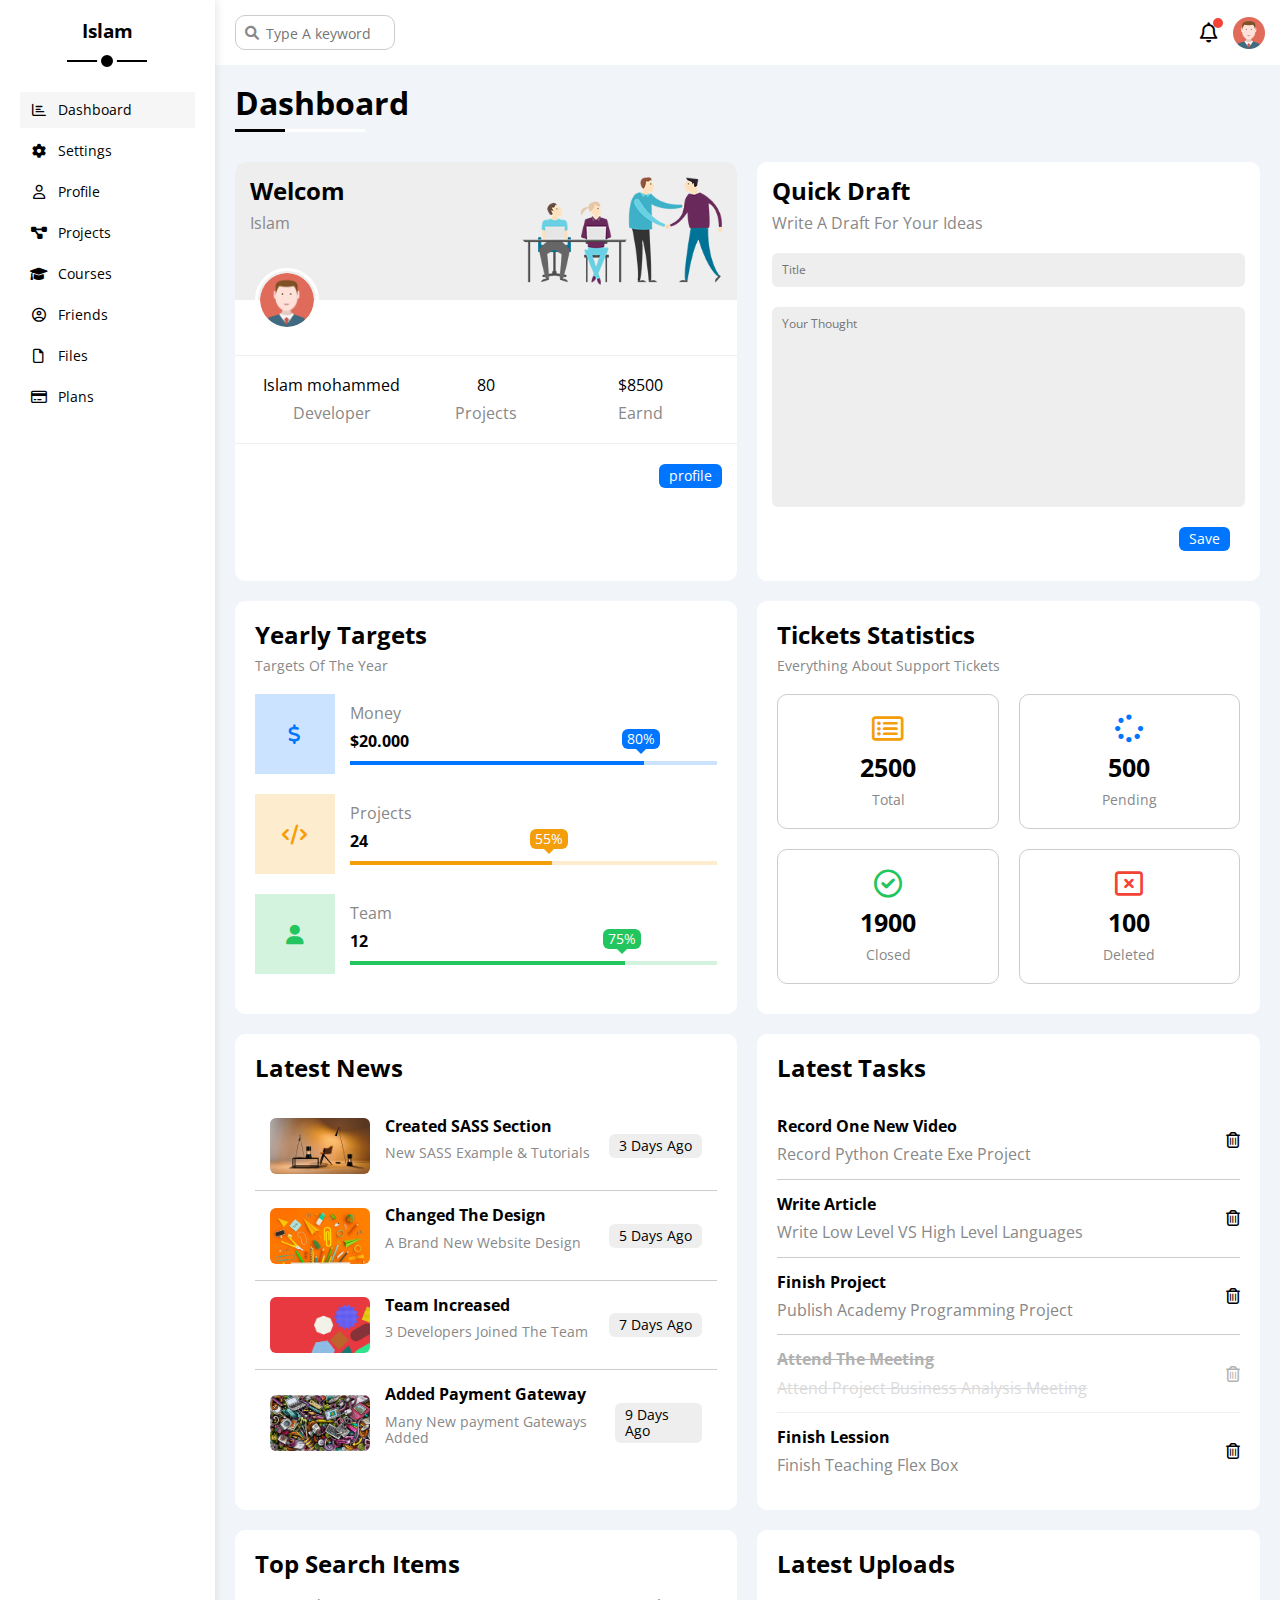
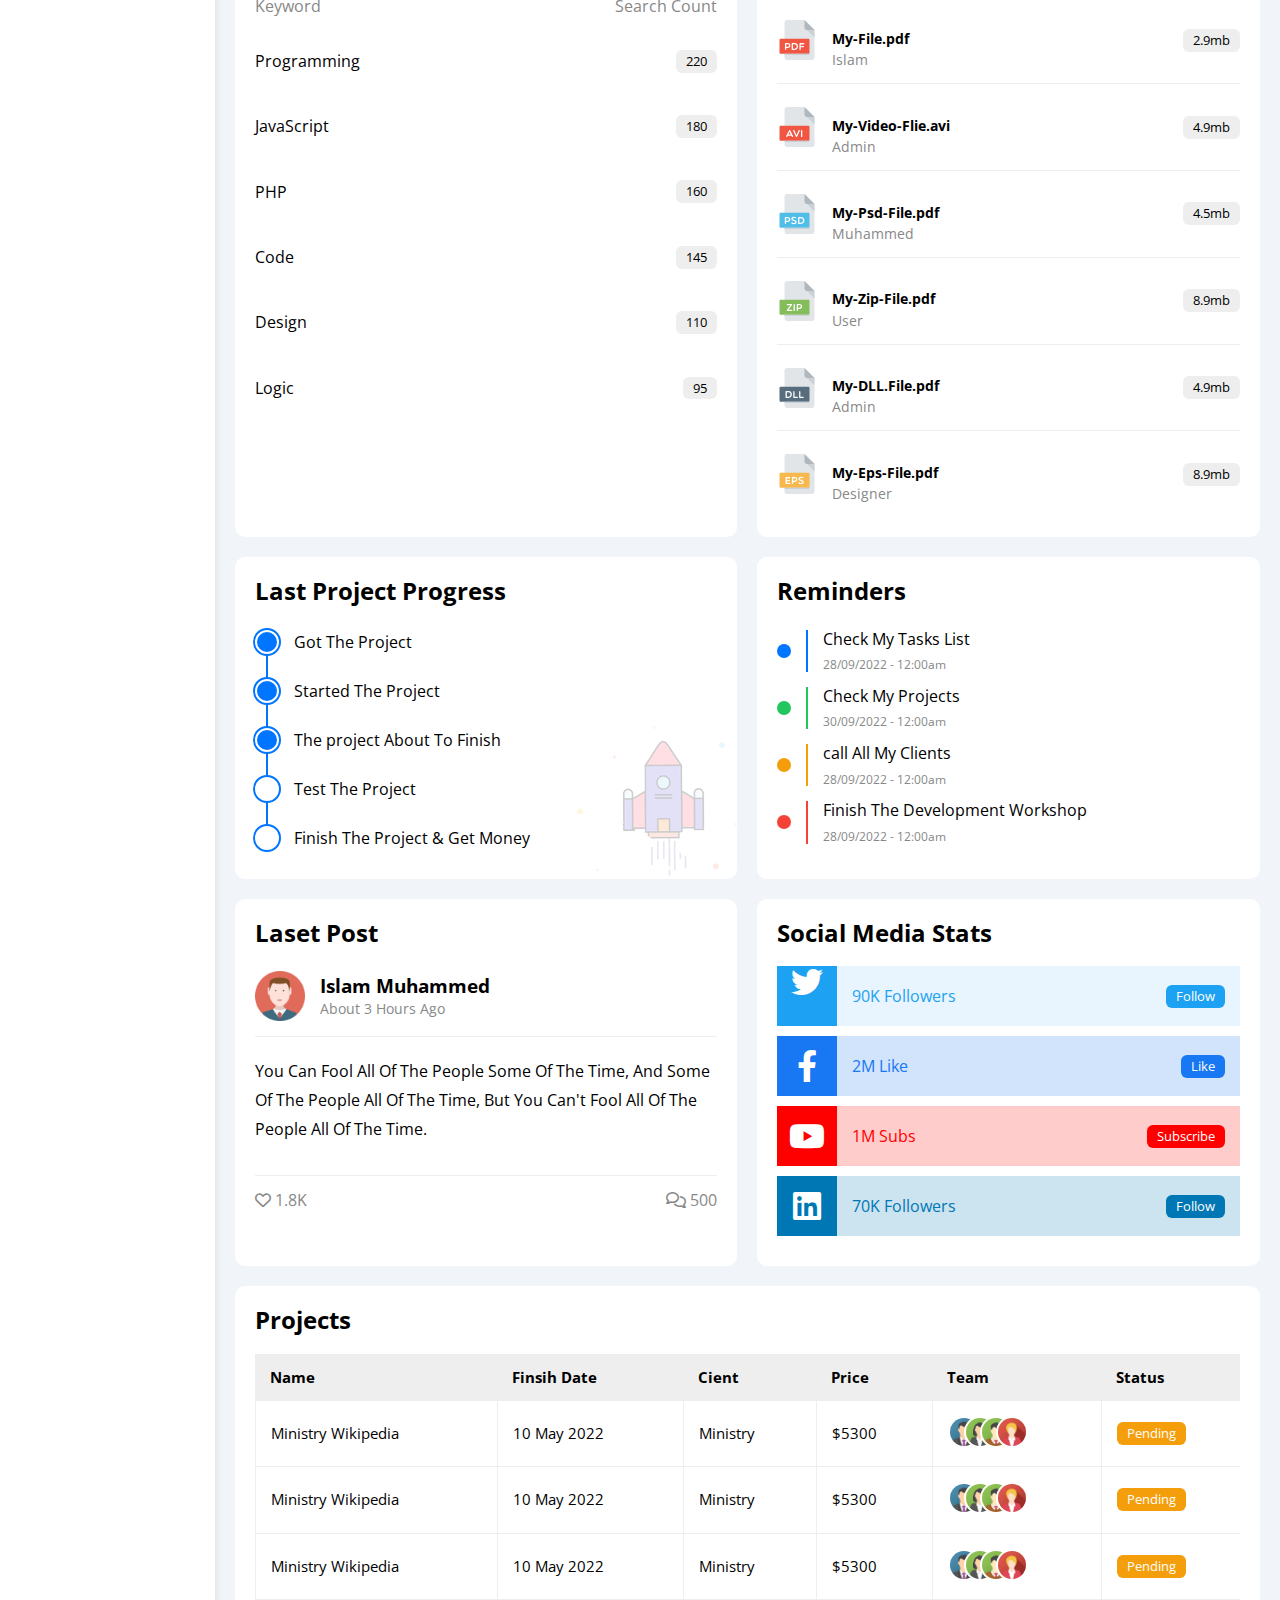
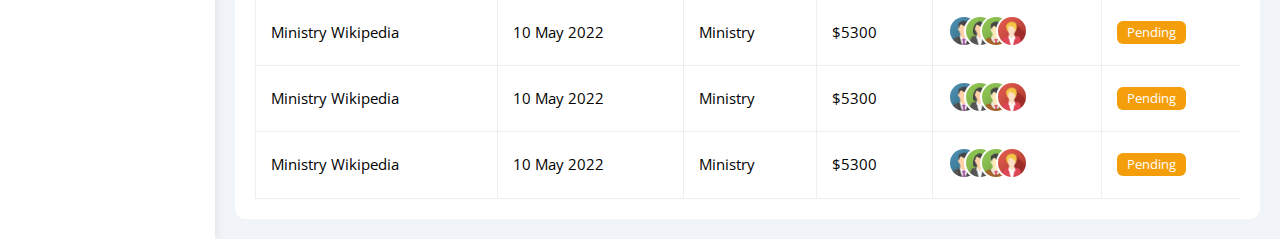
<file: index.html>
<!DOCTYPE html>
<html lang="en">
  <head>
    <meta charset="UTF-8" />
    <meta http-equiv="X-UA-Compatible" content="IE=edge" />
    <meta name="viewport" content="width=device-width, initial-scale=1.0" />
    <title>dashboard</title>
    <link rel="stylesheet" href="css/framwork.css" />
    <link rel="stylesheet" href="css/master.css" />
    <link rel="stylesheet" href="css/all.min.css" />
    <link rel="stylesheet" href="css/normalize.css" />
    <link rel="preconnect" href="https://fonts.googleapis.com" />
    <link rel="preconnect" href="https://fonts.gstatic.com" crossorigin="" />
    <link
      href="https://fonts.googleapis.com/css2?family=Open+Sans:wght@300;500&amp;display=swap"
      rel="stylesheet"
    />
  </head>
  <body>
    <div class="page d-flex">
      <div class="side-bar bg-white p-20 p-relative">
        <h3 class="mt-0 txt-c p-relative">Islam</h3>
        <ul>
          <li>
            <a
              class="active d-flex align-center fs-14 read-6 p-10 c-black"
              href="index.html"
            >
              <i class="fa-regular fa-chart-bar fa-fw"></i>
              <span class="fs-14 ml-10">Dashboard</span>
            </a>
          </li>
          <li>
            <a
              class="d-flex align-center fs-14 read-6 p-10 c-black"
              href="setting.html"
            >
              <i class="fa-solid fa-gear fa-fw"></i>
              <span class="fs-14 ml-10">Settings</span>
            </a>
          </li>
          <li>
            <a
              class=" d-flex align-center fs-14 read-6 p-10 c-black"
              href="profile.html"
            >
              <i class="fa-regular fa-user fa-fw"></i>
              <span class="fs-14 ml-10">Profile</span>
            </a>
          </li>
          <li>
            <a
              class="d-flex align-center fs-14 read-6 p-10 c-black"
              href="projects.html"
            >
              <i class="fa-solid fa-diagram-project fa-fw"></i>
              <span class="fs-14 ml-10">Projects</span>
            </a>
          </li>
          <li>
            <a
              class="d-flex align-center fs-14 read-6 p-10 c-black"
              href="courses.html"
            >
              <i class="fa-solid fa-graduation-cap fa-fw"></i>
              <span class="fs-14 ml-10">Courses</span>
            </a>
          </li>
          <li>
            <a
              class="d-flex align-center fs-14 read-6 p-10 c-black"
              href="friends.html"
            >
              <i class="fa-regular fa-circle-user fa-fw"></i>
              <span class="fs-14 ml-10">Friends</span>
            </a>
          </li>
          <li>
            <a
              class="d-flex align-center fs-14 read-6 p-10 c-black"
              href="files.html"
            >
              <i class="fa-regular fa-file fa-fw"></i>
              <span class="fs-14 ml-10">Files</span>
            </a>
          </li>
          <li>
            <a
              class="d-flex align-center fs-14 read-6 p-10 c-black"
              href="plans.html"
            >
              <i class="fa-regular fa-credit-card fa-fw"></i>
              <span class="fs-14 ml-10">Plans</span>
            </a>
          </li>
        </ul>
      </div>

      <div class="content w-full">
        <!-- Start Head -->
        <div class="head bg-white p-15 between-flex">
          <div class="search p-relative">
            <input type="text" placeholder="Type A keyword" class="input" />
          </div>
          <div class="icons d-flex align-center">
            <span class="notifications p-relative mr-15">
              <i class="fa-regular fa-bell fa-lg"></i>
            </span>
            <img src="images/avatar.png" alt="" />
          </div>
        </div>
        <!-- End Head -->
        <h1 class="p-relative">Dashboard</h1>
        <div class="wrapper d-grid gap-20 ml-20 mr-20">
          <!-- Start welcom widget -->
          <div class="welcom bg-white rad-10 txt-c-mobile block-mobile p-relative">
            <div class="head d-flex bg-eee p-15">
              <div class="intro">
                <h2 class=" m-0">Welcom</h2>
                <span class="d-block c-grey mt-10">Islam</span>
              </div>
              <img src="images/welcome.png" />
            </div>

            <img src="images/avatar.png " class="avater">

            <div class="body d-flex txt-c mt-20 mb-20 p-20 block-mobile">
              <div>Islam mohammed <span class="c-grey d-block mt-10">Developer</span></div>
              <div>80 <span class="c-grey d-block mt-10">Projects</span></div>
              <div>$8500 <span class="c-grey d-block mt-10">Earnd</span></div>
            </div>

            <a href="profile.htm" class=" visite c-white bg-blue d-block c-fit  fs-14 btn-shap">profile</a>

            
          </div>   
              <!-- End welcom widget -->
              <!-- Start quick draft widget -->
              <div class="quick-draft bg-white rad-10 txt-c-mobile block-mobile p-15">
                <div class="intro">
                  <h2 class="m-0">Quick Draft</h2>
                  <span class="d-block c-grey mt-10">
                    Write A Draft For Your Ideas
                  </span>
                </div>
                <form action="">
                  <input type="text" name="" id="" placeholder="Title" class="text b-none d-block w-full rad-6 mt-20 mb-20 p-10 bg-eee">
                  <textarea name="" placeholder="Your Thought " class= " text w-full b-none d-block rad-6 bg-eee mb-20 p-10 "></textarea>
                  <input type="submit" value="Save" class="d-block c-white bg-blue b-none c-fit fs-14 btn-shap">
                </form>
              </div>
            
         
          <!-- End quick draft widget -->

          <!-- Start target widget -->
          <div class="target bg-white rad-10  p-20">
            <div class="intro">
              <h2 class="m-0">Yearly Targets</h2>
              <span class="d-block c-grey mt-10 mb-20 fs-14">
                Targets Of The Year
              </span>
            </div>

            <div class="target-row center-flex mb-20 ">

            <div class="icon blue center-flex">
                <i class="fa-solid fa-dollar-sign fa-lg c-blue"></i>
              </div>
              <div class="info ">
                <span  class="d-block mb-10 c-grey ">Money</span>
                <span class="d-block mb-10 fw-bold">$20.000</span>
                <div class="progres blue p-relative ">
                  <span class="bg-blue" style="width: 80%;">
                    <span class="bg-blue c-white fs-14 rad-6">80%</span>
  
                  </span>
                </div>
              </div>
            </div>
            <div class="target-row center-flex mb-20 ">
              <div class="icon center-flex orange">
                <i class="fa-solid fa-code fa-lg c-orange"></i>
              </div>
              <div class="info ">
                <span class="d-block mb-10 c-grey">Projects</span>
                <span class="d-block mb-10 fw-bold">24</span>
                <div class="progres p-relative orange">
                  <span  class ="bg-orange" style="width: 55%;">
                    <span class="bg-orange c-white fs-14 rad-6">55%</span>
                </span>
                </div>
              </div>
            </div>
            <div class="target-row center-flex mb-20 ">
              <div class="icon center-flex green">
                <i class="fa-solid fa-user fa-lg c-green"></i>
              </div>
              <div class="info ">
                <span class="d-block mb-10 c-grey">Team</span>
                <span class="d-block mb-10 fw-bold ">12</span>
                <div class="progres p-relative green">
                  <span class="bg-green" style="width: 75%;" >
                    <span class="bg-green c-white fs-14 rad-6">75%</span>
                  </span>
                </div>
              </div>
            </div>
          </div>
          <!-- End target widget -->

          <!-- Start tickets widget -->

          <div class="tickets bg-white rad-10 p-20">
            <h2 class="m-0">Tickets Statistics</h2>
            <p class="c-grey mt-10 mb-20 fs-14">Everything About Support Tickets</p>
            <div class=" d-flex gap-20 txt-c f-wrap">
              <div class="box p-20 txt-c c-grey rad-10 fs-14">
                <i class="fa-regular fa-rectangle-list fa-2x mb-10 c-orange"></i>
                <span class="d-block c-black fw-bold fs-25 mb-10">2500</span>
                Total

              </div>
              <div class="box p-20 txt-c c-grey rad-10 fs-14">
                <i class="fa-solid fa-spinner fa-2x mb-10 c-blue"></i>
                <span class="d-block c-black fw-bold fs-25 mb-10">500</span>
                Pending

              </div>
              <div class="box p-20 txt-c c-grey rad-10 fs-14">
                <i class="fa-regular fa-circle-check fa-2x mb-10 c-green"></i>
                <span class="d-block c-black fw-bold fs-25 mb-10">1900</span>
                <span>Closed</span>

              </div>
              <div class="box p-20 txt-c c-grey rad-10 fs-14">
                <i class="fa-regular fa-rectangle-xmark fa-2x mb-10 c-red"></i>
                <span class="d-block c-black fw-bold fs-25 mb-10">100</span>
                Deleted

              </div>
            </div>
          </div>
          <!-- End tickets widget -->

          <!-- Start latest news widget -->

          <div class="latest-news bg-white rad-10 p-20 txt-c-mobile">
            <h2 class="mt-0 mb-20">Latest News</h2>
            <div class="news-row d-flex align-center p-15">
             
            <img class="rad-6 mr-15" src="images/news-01.png" alt="">
            <div class="details">
              <h4 class="m-0">Created SASS Section</h4>
              <p class="fs-14 c-grey mt-10">New SASS Example & Tutorials</p>
            </div>
            <div class="time bg-eee  btn-shap fs-14 ">3 Days Ago</div>
            </div>
           
       

            <div class="news-row d-flex align-center p-15">
             
            <img class="rad-6 mr-15" src="images/news-02.png" alt="">
            <div class="details">
              <h4 class="m-0">Changed The Design</h4>
              <p class="fs-14 c-grey mt-10">A Brand New Website Design</p>
            </div>
            <div class="time bg-eee  btn-shap fs-14 ">5 Days Ago</div>
            </div>
            
            <div class="news-row d-flex align-center p-15">
             
            <img class="rad-6 mr-15" src="images/news-03.png" alt="">
            <div class="details">
              <h4 class="m-0">Team Increased</h4>
              <p class="fs-14 c-grey mt-10">3 Developers Joined The Team</p>
            </div>
            <div class="time bg-eee  btn-shap fs-14 ">7 Days Ago</div>
            </div>
           
            <div class="news-row d-flex align-center p-15">
             
            <img class="rad-6 mr-15" src="images/news-04.png" alt="">
            <div class="details">
              <h4 class="m-0">Added Payment Gateway</h4>
              <p class="fs-14 c-grey mt-10">Many New payment Gateways Added</p>
            </div>
            <div class="time bg-eee  btn-shap fs-14 ">9 Days Ago</div>
            </div>
            

          </div>
          <!-- End latest news widget -->
          <!-- Start Latest tasks widget -->
          <div class=" latest-tasks bg-white rad-10 p-20">
            <h2 class="mt-0 mb-20">Latest Tasks</h2>
            <div class="tasks-row  between-flex mt-10">
              <div class="details">
                <h4 class="m-0 mb-10">Record One New Video</h4>
                <p class="c-grey m-0">Record Python Create Exe Project</p>
              </div>
              <i class="fa-regular fa-trash-can delete"></i>

            </div>
            <div class="tasks-row  between-flex">
              <div class="details">
                <h4 class="m-0 mb-10">Write Article</h4>
                <p class="c-grey m-0">Write Low Level VS High Level Languages</p>
              </div>
              <i class="fa-regular fa-trash-can delete"></i>

            </div>
            <div class="tasks-row  between-flex ">
              <div class="details">
                <h4 class="m-0 mb-10">Finish Project</h4>
                <p class="c-grey m-0">Publish Academy Programming Project</p>
              </div>
              <i class="fa-regular fa-trash-can delete"></i>

            </div>
            <div class="tasks-row  between-flex done">
              <div class="">
                <h4 class="m-0 mb-10 ">Attend The Meeting</h4>
                <p class="c-grey m-0">Attend Project Business Analysis Meeting</p>
              </div>
              <i class="fa-regular fa-trash-can delete"></i>

            </div>
            <div class="tasks-row  between-flex ">
              <div class="details">
                <h4 class="m-0 mb-10">Finish Lession</h4>
                <p class="c-grey m-0">Finish Teaching Flex Box</p>
              </div>
              <i class="fa-regular fa-trash-can delete"></i>

            </div>
          </div>
          <!-- End Latest tasks widget -->

          <!-- Start top search -->
          <div class="top-search p-20 bg-white rad-10">
            <h2 class="mt-0 mb-20">Top Search Items</h2>
            <div class="titles between-flex c-grey mb-20">
              <span>Keyword</span>
              <span>Search Count</span>
            </div>

            <div class="search-row between-flex mb-15">
              <p>Programming</p>
              <span class="btn-shap bg-eee fs-13">220</span>
            </div>
            <div class="search-row between-flex mb-15">
              <p>JavaScript</p>
              <span class="btn-shap bg-eee fs-13">180</span>
            </div>
            <div class="search-row between-flex mb-15">
              <p>PHP</p>
              <span class="btn-shap bg-eee fs-13">160</span>
            </div>
            <div class="search-row between-flex mb-15">
              <p>Code</p>
              <span class="btn-shap bg-eee fs-13">145</span>
            </div>
            <div class="search-row between-flex mb-15">
              <p>Design</p>
              <span class="btn-shap bg-eee fs-13">110</span>
            </div>
            <div class="search-row between-flex">
              <p>Logic</p>
              <span class="btn-shap bg-eee fs-13">95</span>
            </div>

          </div>
          <!-- End top search -->

          <!-- Start latest uploads -->
          <div class="uploads bg-white p-20 rad-10">
            <h2 class="mt-0 mb-20">Latest Uploads</h2>
            <ul class="m-0">
            <li class="uploads-row d-flex align-center pt-15 pb-15">
              <img class="mr-15" src="images/pdf.svg" >
              <div class="info c-grey fs-14">
                <h4 class="mb-5 c-black fw-bold">My-File.pdf</h4>
                Islam
                
              </div>
              <span class="btn-shap fs-13 bg-eee">2.9mb</span>  
            </li>
            <li class="uploads-row d-flex align-center pt-15 pb-15">
              <img class="mr-15" src="images/avi.svg" >
              <div class="info c-grey fs-14">
                <h4 class="mb-5 c-black fw-bold">My-Video-Flie.avi</h4>
                Admin
                
              </div>
              <span class="btn-shap fs-13 bg-eee">4.9mb</span>  
            </li>
            <li class="uploads-row d-flex align-center pt-15 pb-15">
              <img class="mr-15" src="images/psd.svg" >
              <div class="info c-grey fs-14">
                <h4 class="mb-5 c-black fw-bold">My-Psd-File.pdf</h4>
                Muhammed
                
              </div>
              <span class="btn-shap fs-13 bg-eee">4.5mb</span>  
            </li>
            <li class="uploads-row d-flex align-center pt-15 pb-15">
              <img class="mr-15" src="images/zip.svg" >
              <div class="info c-grey fs-14">
                <h4 class="mb-5 c-black fw-bold">My-Zip-File.pdf</h4>
                User
                
              </div>
              <span class="btn-shap fs-13 bg-eee">8.9mb</span>  
            </li>
            <li class="uploads-row d-flex align-center pt-15 pb-15 ">
              <img class="mr-15" src="images/dll.svg" >
              <div class="info c-grey fs-14">
                <h4 class="mb-5 c-black fw-bold">My-DLL.File.pdf</h4>
                Admin
                
              </div>
              <span class="btn-shap fs-13 bg-eee">4.9mb</span>  
            </li>
            <li class="uploads-row d-flex align-center pt-15 pb-15">
              <img class="mr-15" src="images/eps.svg" >
              <div class="info c-grey fs-14">
                <h4 class="mb-5 c-black fw-bold">My-Eps-File.pdf</h4>
                Designer
                
              </div>
              <span class="btn-shap fs-13 bg-eee">8.9mb</span>  
            </li>
            </ul>

          </div>
          <!-- End latest uploads -->

          <!-- Start last project -->
          <div class="project-progress bg-white p-20 rad-10 p-relative">
            <h2 class="mt-0 mb-20">Last Project Progress</h2>
           
            <ul class="m-0 p-relative">
              <li class="d-flex align-center  mt-25 done">
                Got The Project
              </li>
              <li class="d-flex align-center  mt-25 done">
                Started The Project
              </li>
              <li class="d-flex align-center mt-25 done">
               The project About To Finish
              </li>
              <li class="d-flex align-center mt-25 current">
                Test The Project
              </li>
              <li class="d-flex align-center mt-25">
                Finish The Project & Get Money
              </li>

            </ul>
            <img class="hide-mobile launch-icon" src="images/project.png" alt="">

           

          </div>
          <!-- End last project -->

          <!-- Start reminders -->
          <div class="reminders bg-white p-20 rad-10">
            <h2 class="mt-0 mb-25">Reminders</h2>
            <ul class="m-0">
              <li class="d-flex align-center mb-15">
                <span class=" d-block mr-15 rad-half bg-blue"></span>
                <div class=" info pl-15 blue">
                  <span class="d-block mb-10">Check My Tasks List</span>
                  <span class="d-block fs-12 c-grey">28/09/2022 - 12:00am</span>
                </div>
              </li>
              <li class="d-flex align-center mb-15">
                <span class=" d-block mr-15 rad-half bg-green"></span>
                <div class=" info pl-15 green">
                  <span class="d-block mb-10">Check My Projects</span>
                  <span class="d-block fs-12 c-grey">30/09/2022 - 12:00am</span>
                </div>
              </li>
              <li class="d-flex align-center mb-15">
                <span class=" d-block mr-15 rad-half bg-orange"></span>
                <div class=" info  pl-15 orange">
                  <span class="d-block mb-10">call All My Clients</span>
                  <span class="d-block fs-12 c-grey">28/09/2022 - 12:00am</span>
                </div>
              </li>
              <li class="d-flex align-center mb-15 ">
                <span class=" d-block mr-15 rad-half bg-red"></span>
                <div class=" info  pl-15 red">
                  <span class="d-block mb-10">Finish The Development Workshop</span>
                  <span class="d-block fs-12 c-grey">28/09/2022 - 12:00am</span>
                </div>
              </li>
            </ul>

          </div>
          <!-- End reminders -->

          <!-- Start lastest post -->

          <div class="latest-post bg-white p-20 rad-10">
            <h2 class="mt-0 mb-25">Laset Post</h2>
            <div class="head d-flex align-center">
              <img class="mr-15" src="images/avatar.png" alt="">
              <div class="info">
                <h3 class="m-0">Islam Muhammed</h3>
                <span class="d-block c-grey fs-14 mt-5">About 3 Hours Ago</span>

                
              </div>
            </div>
            <p class="mt-15 mb-15 pt-20 pb-20 txt-c-mobile">
              You Can Fool All Of The People Some Of The Time, And Some Of The People All Of The Time, But You Can't Fool All Of The People All Of The Time.
            </p>

            <div class="post-stats between-flex c-grey">
              <div>
                <i class="fa-regular fa-heart"></i>
                <span>1.8K</span>
              </div>
              <div><i class="fa-regular fa-comments"></i>
              <span>500</span></div>

            </div>
          </div>
          <!-- End lastest post -->

          <!-- Start social media -->
          <div class="social-media bg-white p-20 rad-10">
            <h2 class="mt-0 mb-20">Social Media Stats</h2>
            <div class="social-row d-flex align-center mb-10 twitter">
              <div class="icon center-flex mr-15">
                <i class="fa-brands fa-twitter fa-2x c-white h-full "></i>
              </div>
              <p class="info">90K Followers</p>
              <a href="#" class="btn d-block btn-shap fs-13 mr-15 c-white">Follow</a>
            </div>
            <div class="social-row d-flex align-center mb-10 facebook">
              <div class="icon center-flex mr-15">
                <i class="fa-brands fa-facebook-f fa-2x c-white"></i>
              </div>
              <p class="info">2M Like</p>
              <a href="#" class="btn d-block btn-shap fs-13 mr-15 c-white">Like</a>
            </div>
            <div class="social-row d-flex align-center mb-10 youtube">
              <div class="icon center-flex mr-15">
                <i class="fa-brands fa-youtube fa-2x c-white"></i>
              </div>
              <p class="info">1M Subs</p>
              <a href="#" class="btn d-block btn-shap fs-13 mr-15 c-white">Subscribe</a>
            </div>
            <div class="social-row d-flex align-center mb-10 linked-in">
              <div class="icon center-flex mr-15">
                <i class="fa-brands fa-linkedin fa-2x c-white"></i>
              </div>
              <p class="info">70K Followers</p>
              <a href="#" class="btn d-block btn-shap fs-13 mr-15 c-white">Follow</a>
            </div>
          </div>
          <!-- End social media -->

          
       
      </div>
      <!-- Start projects -->
      <div class="projects bg-white p-20 rad-10 m-20">
        <h2 class="mt-0 mb-20">Projects</h2>

        <div class="table-respons">
          <table class="fs-15 w-full">
            <thead>
              <tr>
                <td>Name</td>
                <td>Finsih Date</td>
                <td>Cient</td>
                <td>Price</td>
                <td>Team</td>
                <td>Status</td>
              </tr>
            </thead>
            <tbody>
              <tr>
                <td>Ministry Wikipedia</td>
                <td>10 May 2022</td>
                <td>Ministry</td>
                <td>$5300</td>
                <td>
                  <img src="images/team-01.png" alt="">
                  <img src="images/team-02.png" alt="">
                  <img src="images/team-03.png" alt="">
                  <img src="images/team-05.png" alt="">
                </td>
                <td><span class="d-block btn-shap bg-orange c-fit c-white fs-13">Pending</span></td>
              </tr>
              <tr>
                <td>Ministry Wikipedia</td>
                <td>10 May 2022</td>
                <td>Ministry</td>
                <td>$5300</td>
                <td>
                  <img src="images/team-01.png" alt="">
                  <img src="images/team-02.png" alt="">
                  <img src="images/team-03.png" alt="">
                  <img src="images/team-05.png" alt="">
                </td>
                <td><span class="d-block btn-shap bg-orange c-fit c-white fs-13">Pending</span></td>
              </tr>
              <tr>
                <td>Ministry Wikipedia</td>
                <td>10 May 2022</td>
                <td>Ministry</td>
                <td>$5300</td>
                <td>
                  <img src="images/team-01.png" alt="">
                  <img src="images/team-02.png" alt="">
                  <img src="images/team-03.png" alt="">
                  <img src="images/team-05.png" alt="">
                </td>
                <td><span class="d-block btn-shap bg-orange c-fit c-white fs-13">Pending</span></td>
              </tr>
              <tr>
                <td>Ministry Wikipedia</td>
                <td>10 May 2022</td>
                <td>Ministry</td>
                <td>$5300</td>
                <td>
                  <img src="images/team-01.png" alt="">
                  <img src="images/team-02.png" alt="">
                  <img src="images/team-03.png" alt="">
                  <img src="images/team-05.png" alt="">
                </td>
                <td><span class="d-block btn-shap bg-orange c-fit c-white fs-13">Pending</span></td>
              </tr>
              <tr>
                <td>Ministry Wikipedia</td>
                <td>10 May 2022</td>
                <td>Ministry</td>
                <td>$5300</td>
                <td>
                  <img src="images/team-01.png" alt="">
                  <img src="images/team-02.png" alt="">
                  <img src="images/team-03.png" alt="">
                  <img src="images/team-05.png" alt="">
                </td>
                <td><span class="d-block btn-shap bg-orange c-fit c-white fs-13">Pending</span></td>
              </tr>
              <tr>
                <td>Ministry Wikipedia</td>
                <td>10 May 2022</td>
                <td>Ministry</td>
                <td>$5300</td>
                <td>
                  <img src="images/team-01.png" alt="">
                  <img src="images/team-02.png" alt="">
                  <img src="images/team-03.png" alt="">
                  <img src="images/team-05.png" alt="">
                </td>
                <td><span class="d-block btn-shap bg-orange c-fit c-white fs-13">Pending</span></td>
              </tr>

            </tbody>
          </table>
        </div>
      </div>
      <!-- End projects -->
    </div>
  </body>
</html>
</file>
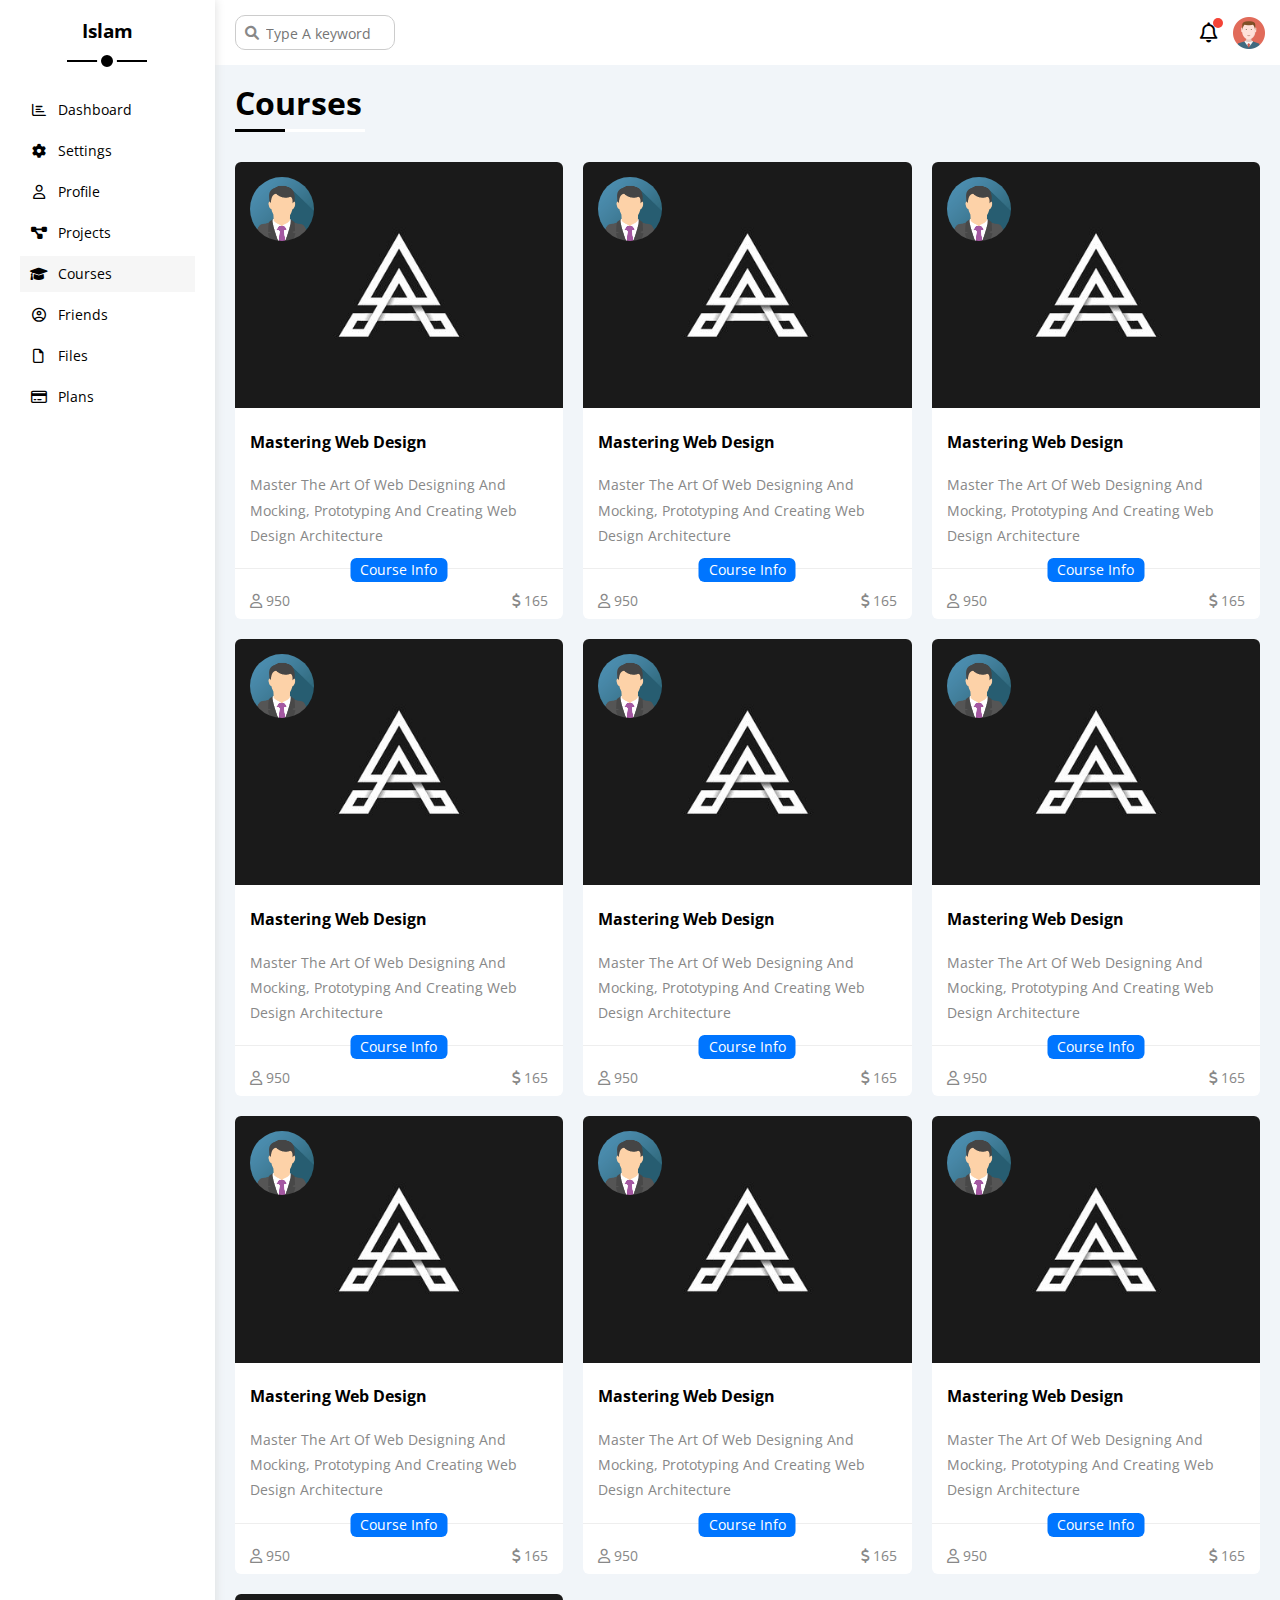
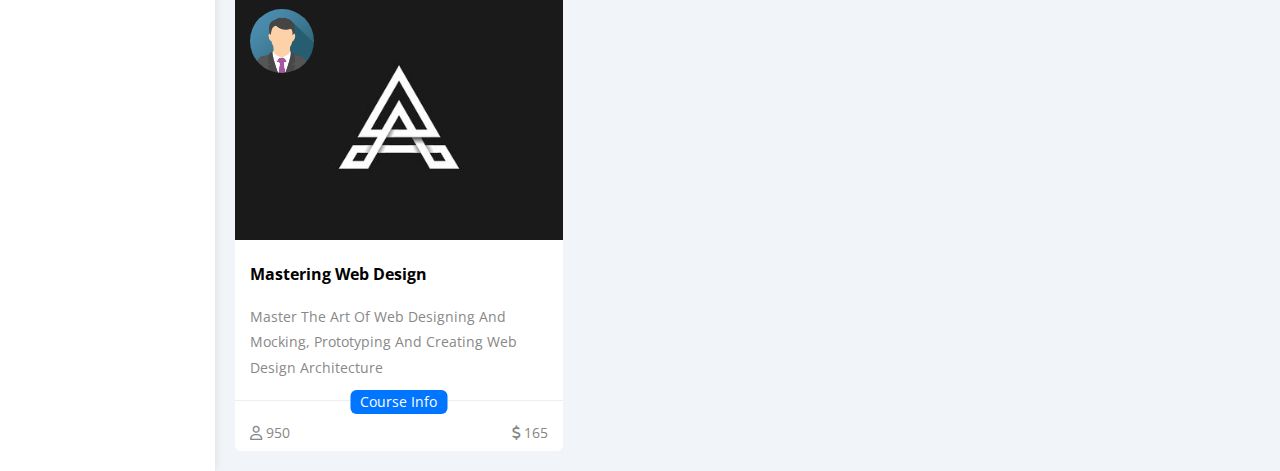
<file: courses.html>
<!DOCTYPE html>
<html lang="en">
  <head>
    <meta charset="UTF-8" />
    <meta http-equiv="X-UA-Compatible" content="IE=edge" />
    <meta name="viewport" content="width=device-width, initial-scale=1.0" />
    <title>Courses</title>
    <link rel="stylesheet" href="css/framwork.css" />
    <link rel="stylesheet" href="css/master.css" />
    <link rel="stylesheet" href="css/all.min.css" />
    <link rel="stylesheet" href="css/normalize.css" />
    <link rel="preconnect" href="https://fonts.googleapis.com" />
    <link rel="preconnect" href="https://fonts.gstatic.com" crossorigin="" />
    <link
      href="https://fonts.googleapis.com/css2?family=Open+Sans:wght@300;500&amp;display=swap"
      rel="stylesheet"
    />
  </head>
  <body>
    <div class="page d-flex">
      <div class="side-bar bg-white p-20 p-relative">
        <h3 class="mt-0 txt-c p-relative">Islam</h3>
        <ul>
          <li>
            <a
              class="d-flex align-center fs-14 read-6 p-10 c-black"
              href="index.html"
            >
              <i class="fa-regular fa-chart-bar fa-fw"></i>
              <span class="fs-14 ml-10">Dashboard</span>
            </a>
          </li>
          <li>
            <a
              class=" d-flex align-center fs-14 read-6 p-10 c-black"
              href="setting.html"
            >
              <i class="fa-solid fa-gear fa-fw"></i>
              <span class="fs-14 ml-10">Settings</span>
            </a>
          </li>
          <li>
            <a
              class="d-flex align-center fs-14 read-6 p-10 c-black"
              href="profile.html"
            >
              <i class="fa-regular fa-user fa-fw"></i>
              <span class="fs-14 ml-10">Profile</span>
            </a>
          </li>
          <li>
            <a
              class="d-flex align-center fs-14 read-6 p-10 c-black"
              href="projects.html"
            >
              <i class="fa-solid fa-diagram-project fa-fw"></i>
              <span class="fs-14 ml-10">Projects</span>
            </a>
          </li>
          <li>
            <a
              class="active  d-flex align-center fs-14 read-6 p-10 c-black"
              href="courses.html"
            >
              <i class="fa-solid fa-graduation-cap fa-fw"></i>
              <span class="fs-14 ml-10">Courses</span>
            </a>
          </li>
          <li>
            <a
              class="d-flex align-center fs-14 read-6 p-10 c-black"
              href="friends.html"
            >
              <i class="fa-regular fa-circle-user fa-fw"></i>
              <span class="fs-14 ml-10">Friends</span>
            </a>
          </li>
          <li>
            <a
              class="d-flex align-center fs-14 read-6 p-10 c-black"
              href="files.html"
            >
              <i class="fa-regular fa-file fa-fw"></i>
              <span class="fs-14 ml-10">Files</span>
            </a>
          </li>
          <li>
            <a
              class="d-flex align-center fs-14 read-6 p-10 c-black"
              href="plans.html"
            >
              <i class="fa-regular fa-credit-card fa-fw"></i>
              <span class="fs-14 ml-10">Plans</span>
            </a>
          </li>
        </ul>
      </div>

      <div class="content w-full">
        <!-- Start Head -->
        <div class="head bg-white p-15 between-flex">
          <div class="search p-relative">
            <input type="text" placeholder="Type A keyword" class="input" />
          </div>
          <div class="icons d-flex align-center">
            <span class="notifications p-relative mr-15">
              <i class="fa-regular fa-bell fa-lg"></i>
            </span>
            <img src="images/avatar.png" alt="" />
          </div>
        </div>
        <h1 class="p-relative">Courses</h1>

        <!-- Start courses page -->
        <div class="courses-page d-grid gap-20 ">
            <div class="course-box bg-white rad-6 p-relative">
                <div class="avater"><img src="images/team-01.png"></div>
                <img src="images/course-01.jpg" alt="">
                <h4>Mastering Web Design</h4>
                <p class="c-grey fs-14">Master The Art Of Web Designing And Mocking, Prototyping And Creating Web Design Architecture</p>
                
                <div class="info between-flex p-relative c-grey fs-14">
                    <span class="title bg-blue btn-shap c-white fs-14">Course Info</span>
                    <span><i class="fa-regular fa-user"></i> 950</span>
                    <span><i class="fa-solid fa-dollar-sign"></i> 165</span>
                </div>
            </div>
            <div class="course-box bg-white rad-6 p-relative">
                <div class="avater"><img src="images/team-01.png"></div>
                <img src="images/course-01.jpg" alt="">
                <h4>Mastering Web Design</h4>
                <p class="c-grey fs-14">Master The Art Of Web Designing And Mocking, Prototyping And Creating Web Design Architecture</p>
                
                <div class="info between-flex p-relative c-grey fs-14">
                    <span class="title bg-blue btn-shap c-white fs-14">Course Info</span>
                    <span><i class="fa-regular fa-user"></i> 950</span>
                    <span><i class="fa-solid fa-dollar-sign"></i> 165</span>
                </div>
            </div>
            <div class="course-box bg-white rad-6 p-relative">
                <div class="avater"><img src="images/team-01.png"></div>
                <img src="images/course-01.jpg" alt="">
                <h4>Mastering Web Design</h4>
                <p class="c-grey fs-14">Master The Art Of Web Designing And Mocking, Prototyping And Creating Web Design Architecture</p>
                
                <div class="info between-flex p-relative c-grey fs-14">
                    <span class="title bg-blue btn-shap c-white fs-14">Course Info</span>
                    <span><i class="fa-regular fa-user"></i> 950</span>
                    <span><i class="fa-solid fa-dollar-sign"></i> 165</span>
                </div>
            </div>
            <div class="course-box bg-white rad-6 p-relative">
                <div class="avater"><img src="images/team-01.png"></div>
                <img src="images/course-01.jpg" alt="">
                <h4>Mastering Web Design</h4>
                <p class="c-grey fs-14">Master The Art Of Web Designing And Mocking, Prototyping And Creating Web Design Architecture</p>
                
                <div class="info between-flex p-relative c-grey fs-14">
                    <span class="title bg-blue btn-shap c-white fs-14">Course Info</span>
                    <span><i class="fa-regular fa-user"></i> 950</span>
                    <span><i class="fa-solid fa-dollar-sign"></i> 165</span>
                </div>
            </div>
            <div class="course-box bg-white rad-6 p-relative">
                <div class="avater"><img src="images/team-01.png"></div>
                <img src="images/course-01.jpg" alt="">
                <h4>Mastering Web Design</h4>
                <p class="c-grey fs-14">Master The Art Of Web Designing And Mocking, Prototyping And Creating Web Design Architecture</p>
                
                <div class="info between-flex p-relative c-grey fs-14">
                    <span class="title bg-blue btn-shap c-white fs-14">Course Info</span>
                    <span><i class="fa-regular fa-user"></i> 950</span>
                    <span><i class="fa-solid fa-dollar-sign"></i> 165</span>
                </div>
            </div>
            <div class="course-box bg-white rad-6 p-relative">
                <div class="avater"><img src="images/team-01.png"></div>
                <img src="images/course-01.jpg" alt="">
                <h4>Mastering Web Design</h4>
                <p class="c-grey fs-14">Master The Art Of Web Designing And Mocking, Prototyping And Creating Web Design Architecture</p>
                
                <div class="info between-flex p-relative c-grey fs-14">
                    <span class="title bg-blue btn-shap c-white fs-14">Course Info</span>
                    <span><i class="fa-regular fa-user"></i> 950</span>
                    <span><i class="fa-solid fa-dollar-sign"></i> 165</span>
                </div>
            </div>
            <div class="course-box bg-white rad-6 p-relative">
                <div class="avater"><img src="images/team-01.png"></div>
                <img src="images/course-01.jpg" alt="">
                <h4>Mastering Web Design</h4>
                <p class="c-grey fs-14">Master The Art Of Web Designing And Mocking, Prototyping And Creating Web Design Architecture</p>
                
                <div class="info between-flex p-relative c-grey fs-14">
                    <span class="title bg-blue btn-shap c-white fs-14">Course Info</span>
                    <span><i class="fa-regular fa-user"></i> 950</span>
                    <span><i class="fa-solid fa-dollar-sign"></i> 165</span>
                </div>
            </div>
            <div class="course-box bg-white rad-6 p-relative">
                <div class="avater"><img src="images/team-01.png"></div>
                <img src="images/course-01.jpg" alt="">
                <h4>Mastering Web Design</h4>
                <p class="c-grey fs-14">Master The Art Of Web Designing And Mocking, Prototyping And Creating Web Design Architecture</p>
                
                <div class="info between-flex p-relative c-grey fs-14">
                    <span class="title bg-blue btn-shap c-white fs-14">Course Info</span>
                    <span><i class="fa-regular fa-user"></i> 950</span>
                    <span><i class="fa-solid fa-dollar-sign"></i> 165</span>
                </div>
            </div>
            <div class="course-box bg-white rad-6 p-relative">
                <div class="avater"><img src="images/team-01.png"></div>
                <img src="images/course-01.jpg" alt="">
                <h4>Mastering Web Design</h4>
                <p class="c-grey fs-14">Master The Art Of Web Designing And Mocking, Prototyping And Creating Web Design Architecture</p>
                
                <div class="info between-flex p-relative c-grey fs-14">
                    <span class="title bg-blue btn-shap c-white fs-14">Course Info</span>
                    <span><i class="fa-regular fa-user"></i> 950</span>
                    <span><i class="fa-solid fa-dollar-sign"></i> 165</span>
                </div>
            </div>
            <div class="course-box bg-white rad-6 p-relative">
                <div class="avater"><img src="images/team-01.png"></div>
                <img src="images/course-01.jpg" alt="">
                <h4>Mastering Web Design</h4>
                <p class="c-grey fs-14">Master The Art Of Web Designing And Mocking, Prototyping And Creating Web Design Architecture</p>
                
                <div class="info between-flex p-relative c-grey fs-14">
                    <span class="title bg-blue btn-shap c-white fs-14">Course Info</span>
                    <span><i class="fa-regular fa-user"></i> 950</span>
                    <span><i class="fa-solid fa-dollar-sign"></i> 165</span>
                </div>
            </div>
        </div>
        <!-- End courses page -->
        

        
    </div>
  </body>
</html>
</file>
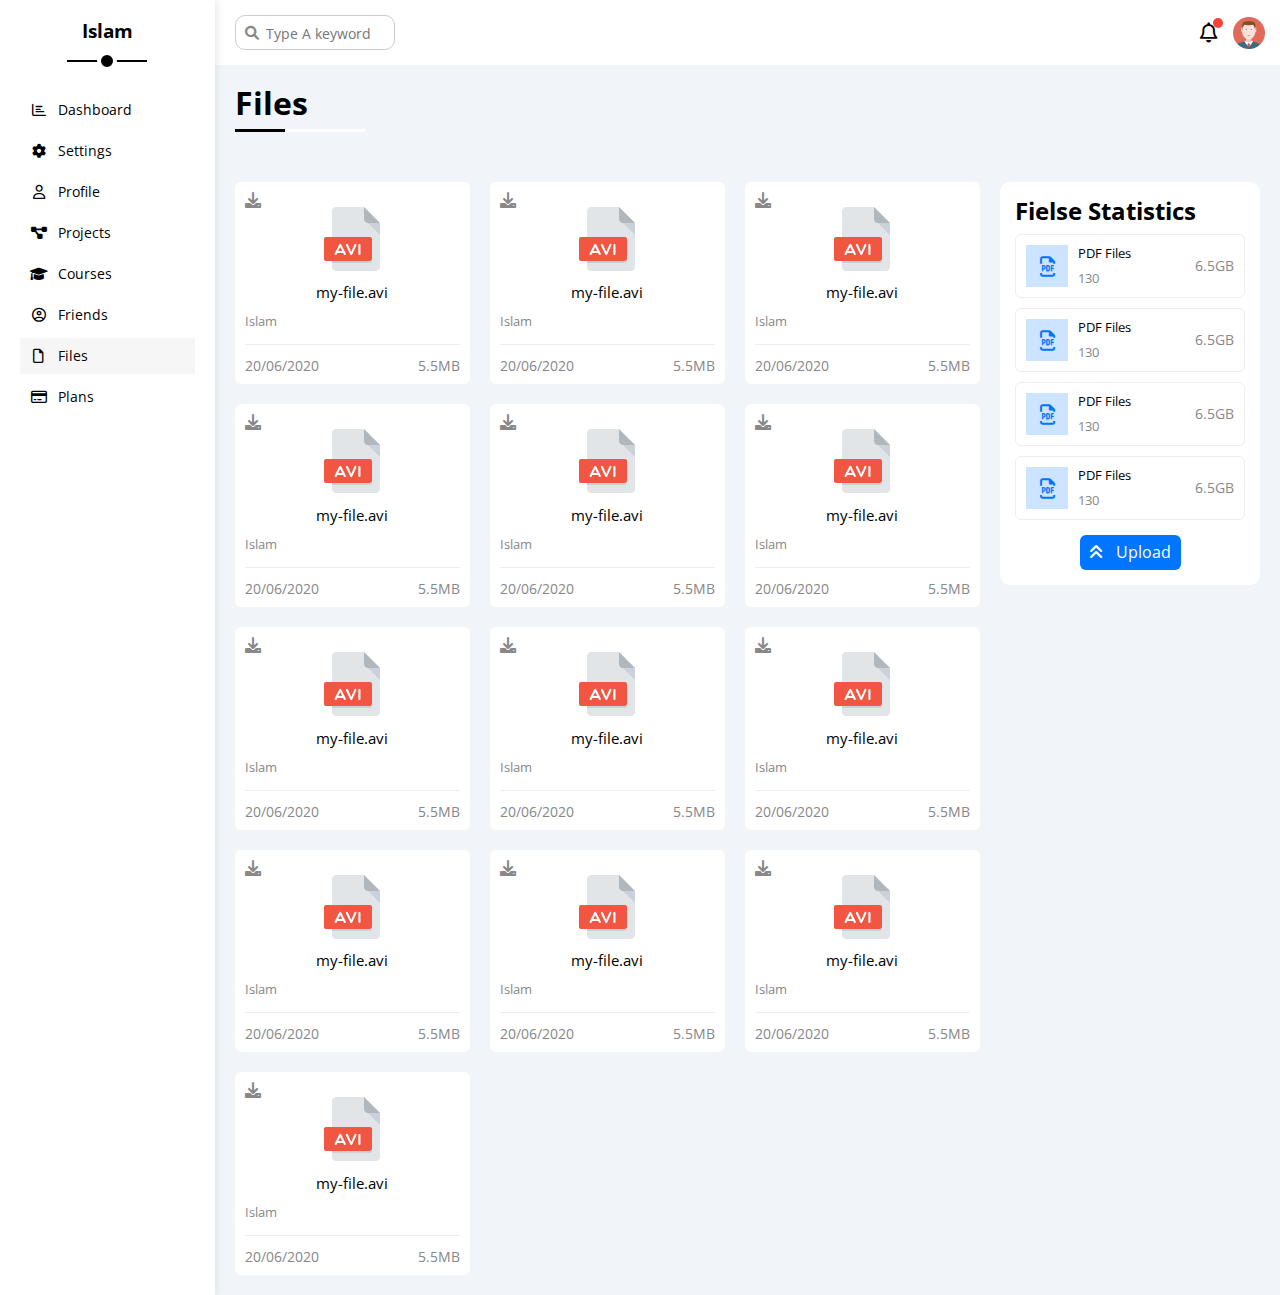
<file: files.html>
<!DOCTYPE html>
<html lang="en">
  <head>
    <meta charset="UTF-8" />
    <meta http-equiv="X-UA-Compatible" content="IE=edge" />
    <meta name="viewport" content="width=device-width, initial-scale=1.0" />
    <title>Files</title>
    <link rel="stylesheet" href="css/framwork.css" />
    <link rel="stylesheet" href="css/master.css" />
    <link rel="stylesheet" href="css/all.min.css" />
    <link rel="stylesheet" href="css/normalize.css" />
    <link rel="preconnect" href="https://fonts.googleapis.com" />
    <link rel="preconnect" href="https://fonts.gstatic.com" crossorigin="" />
    <link
      href="https://fonts.googleapis.com/css2?family=Open+Sans:wght@300;500&amp;display=swap"
      rel="stylesheet"
    />
  </head>
  <body>
    <div class="page d-flex">
      <div class="side-bar bg-white p-20 p-relative">
        <h3 class="mt-0 txt-c p-relative">Islam</h3>
        <ul>
          <li>
            <a
              class="d-flex align-center fs-14 read-6 p-10 c-black"
              href="index.html"
            >
              <i class="fa-regular fa-chart-bar fa-fw"></i>
              <span class="fs-14 ml-10">Dashboard</span>
            </a>
          </li>
          <li>
            <a
              class=" d-flex align-center fs-14 read-6 p-10 c-black"
              href="setting.html"
            >
              <i class="fa-solid fa-gear fa-fw"></i>
              <span class="fs-14 ml-10">Settings</span>
            </a>
          </li>
          <li>
            <a
              class="d-flex align-center fs-14 read-6 p-10 c-black"
              href="profile.html"
            >
              <i class="fa-regular fa-user fa-fw"></i>
              <span class="fs-14 ml-10">Profile</span>
            </a>
          </li>
          <li>
            <a
              class="d-flex align-center fs-14 read-6 p-10 c-black"
              href="projects.html"
            >
              <i class="fa-solid fa-diagram-project fa-fw"></i>
              <span class="fs-14 ml-10">Projects</span>
            </a>
          </li>
          <li>
            <a
              class="d-flex align-center fs-14 read-6 p-10 c-black"
              href="courses.html"
            >
              <i class="fa-solid fa-graduation-cap fa-fw"></i>
              <span class="fs-14 ml-10">Courses</span>
            </a>
          </li>
          <li>
            <a
              class="d-flex align-center fs-14 read-6 p-10 c-black"
              href="friends.html"
            >
              <i class="fa-regular fa-circle-user fa-fw"></i>
              <span class="fs-14 ml-10">Friends</span>
            </a>
          </li>
          <li>
            <a
              class="active  d-flex align-center fs-14 read-6 p-10 c-black"
              href="files.html"
            >
              <i class="fa-regular fa-file fa-fw"></i>
              <span class="fs-14 ml-10">Files</span>
            </a>
          </li>
          <li>
            <a
              class="d-flex align-center fs-14 read-6 p-10 c-black"
              href="plans.html"
            >
              <i class="fa-regular fa-credit-card fa-fw"></i>
              <span class="fs-14 ml-10">Plans</span>
            </a>
          </li>
        </ul>
      </div>

      <div class="content w-full">
        <!-- Start Head -->
        <div class="head bg-white p-15 between-flex">
          <div class="search p-relative">
            <input type="text" placeholder="Type A keyword" class="input" />
          </div>
          <div class="icons d-flex align-center">
            <span class="notifications p-relative mr-15">
              <i class="fa-regular fa-bell fa-lg"></i>
            </span>
            <img src="images/avatar.png" alt="" />
          </div>
        </div>
        <h1 class="p-relative">Files</h1>
        <div class="files-page d-flex">

            <div class="files d-grid gap-20 m-20 ">
            <div class="file-box bg-white rad-6 p-10 p-relative txt-c">
                <i class="fa-solid fa-download c-grey p-absolute"></i>
                <img src="images/avi.svg">
                <h4>my-file.avi</h4>
                <p class="c-grey fs-13 pb-15">Islam</p>
                <div class="info between-flex c-grey fs-14">
                    <span>20/06/2020</span>
                    <span>5.5MB</span>
                </div>

            </div>
            <div class="file-box bg-white rad-6 p-10 p-relative txt-c">
                <i class="fa-solid fa-download c-grey p-absolute"></i>
                <img src="images/avi.svg">
                <h4>my-file.avi</h4>
                <p class="c-grey fs-13 pb-15">Islam</p>
                <div class="info between-flex c-grey fs-14">
                    <span>20/06/2020</span>
                    <span>5.5MB</span>
                </div>

            </div>
            <div class="file-box bg-white rad-6 p-10 p-relative txt-c">
                <i class="fa-solid fa-download c-grey p-absolute"></i>
                <img src="images/avi.svg">
                <h4>my-file.avi</h4>
                <p class="c-grey fs-13 pb-15">Islam</p>
                <div class="info between-flex c-grey fs-14">
                    <span>20/06/2020</span>
                    <span>5.5MB</span>
                </div>

            </div>
            <div class="file-box bg-white rad-6 p-10 p-relative txt-c">
                <i class="fa-solid fa-download c-grey p-absolute"></i>
                <img src="images/avi.svg">
                <h4>my-file.avi</h4>
                <p class="c-grey fs-13 pb-15">Islam</p>
                <div class="info between-flex c-grey fs-14">
                    <span>20/06/2020</span>
                    <span>5.5MB</span>
                </div>

            </div>
            <div class="file-box bg-white rad-6 p-10 p-relative txt-c">
                <i class="fa-solid fa-download c-grey p-absolute"></i>
                <img src="images/avi.svg">
                <h4>my-file.avi</h4>
                <p class="c-grey fs-13 pb-15">Islam</p>
                <div class="info between-flex c-grey fs-14">
                    <span>20/06/2020</span>
                    <span>5.5MB</span>
                </div>

            </div>
            <div class="file-box bg-white rad-6 p-10 p-relative txt-c">
                <i class="fa-solid fa-download c-grey p-absolute"></i>
                <img src="images/avi.svg">
                <h4>my-file.avi</h4>
                <p class="c-grey fs-13 pb-15">Islam</p>
                <div class="info between-flex c-grey fs-14">
                    <span>20/06/2020</span>
                    <span>5.5MB</span>
                </div>

            </div>
            <div class="file-box bg-white rad-6 p-10 p-relative txt-c">
                <i class="fa-solid fa-download c-grey p-absolute"></i>
                <img src="images/avi.svg">
                <h4>my-file.avi</h4>
                <p class="c-grey fs-13 pb-15">Islam</p>
                <div class="info between-flex c-grey fs-14">
                    <span>20/06/2020</span>
                    <span>5.5MB</span>
                </div>

            </div>
            <div class="file-box bg-white rad-6 p-10 p-relative txt-c">
                <i class="fa-solid fa-download c-grey p-absolute"></i>
                <img src="images/avi.svg">
                <h4>my-file.avi</h4>
                <p class="c-grey fs-13 pb-15">Islam</p>
                <div class="info between-flex c-grey fs-14">
                    <span>20/06/2020</span>
                    <span>5.5MB</span>
                </div>

            </div>
            <div class="file-box bg-white rad-6 p-10 p-relative txt-c">
                <i class="fa-solid fa-download c-grey p-absolute"></i>
                <img src="images/avi.svg">
                <h4>my-file.avi</h4>
                <p class="c-grey fs-13 pb-15">Islam</p>
                <div class="info between-flex c-grey fs-14">
                    <span>20/06/2020</span>
                    <span>5.5MB</span>
                </div>

            </div>
            <div class="file-box bg-white rad-6 p-10 p-relative txt-c">
                <i class="fa-solid fa-download c-grey p-absolute"></i>
                <img src="images/avi.svg">
                <h4>my-file.avi</h4>
                <p class="c-grey fs-13 pb-15">Islam</p>
                <div class="info between-flex c-grey fs-14">
                    <span>20/06/2020</span>
                    <span>5.5MB</span>
                </div>

            </div>
            <div class="file-box bg-white rad-6 p-10 p-relative txt-c">
                <i class="fa-solid fa-download c-grey p-absolute"></i>
                <img src="images/avi.svg">
                <h4>my-file.avi</h4>
                <p class="c-grey fs-13 pb-15">Islam</p>
                <div class="info between-flex c-grey fs-14">
                    <span>20/06/2020</span>
                    <span>5.5MB</span>
                </div>

            </div>
            <div class="file-box bg-white rad-6 p-10 p-relative txt-c">
                <i class="fa-solid fa-download c-grey p-absolute"></i>
                <img src="images/avi.svg">
                <h4>my-file.avi</h4>
                <p class="c-grey fs-13 pb-15">Islam</p>
                <div class="info between-flex c-grey fs-14">
                    <span>20/06/2020</span>
                    <span>5.5MB</span>
                </div>

            </div>
            <div class="file-box bg-white rad-6 p-10 p-relative txt-c">
                <i class="fa-solid fa-download c-grey p-absolute"></i>
                <img src="images/avi.svg">
                <h4>my-file.avi</h4>
                <p class="c-grey fs-13 pb-15">Islam</p>
                <div class="info between-flex c-grey fs-14">
                    <span>20/06/2020</span>
                    <span>5.5MB</span>
                </div>

            </div>

            </div>
            <div class="statistic bg-white rad-10 p-15">
            <h2 class="mt-0 mb-10">Fielse Statistics</h2>
            <div class="statistic-row p-10 mb-10 d-flex align-center">
                <i class="fa-regular fa-file-pdf fa-lg blue center-flex c-blue icon"></i>
                <div>
                    <span class="d-block fs-13 mb-10">PDF Files</span>
                    <span class="d-block fs-13 c-grey">130</span>

                </div>
                <span class="fs-14 c-grey">6.5GB</span>

            </div>
            <div class="statistic-row p-10 mb-10 d-flex align-center">
                <i class="fa-regular fa-file-pdf fa-lg blue center-flex c-blue icon"></i>
                <div>
                    <span class="d-block fs-13 mb-10">PDF Files</span>
                    <span class="d-block fs-13 c-grey">130</span>

                </div>
                <span class="fs-14 c-grey">6.5GB</span>

            </div>
            <div class="statistic-row p-10 mb-10 d-flex align-center">
                <i class="fa-regular fa-file-pdf fa-lg blue center-flex c-blue icon"></i>
                <div>
                    <span class="d-block fs-13 mb-10">PDF Files</span>
                    <span class="d-block fs-13 c-grey">130</span>

                </div>
                <span class="fs-14 c-grey">6.5GB</span>

            </div>
            <div class="statistic-row p-10 mb-10 d-flex align-center">
                <i class="fa-regular fa-file-pdf fa-lg blue center-flex c-blue icon"></i>
                <div>
                    <span class="d-block fs-13 mb-10">PDF Files</span>
                    <span class="d-block fs-13 c-grey">130</span>

                </div>
                <span class="fs-14 c-grey">6.5GB</span>

            </div>
           
            <a class="bg-blue c-white" href="#" ><i class="fa-solid fa-angles-up mr-10"></i> Upload</a>
            </div>

        </div>
      

        
    </div>
  </body>
</html>
</file>
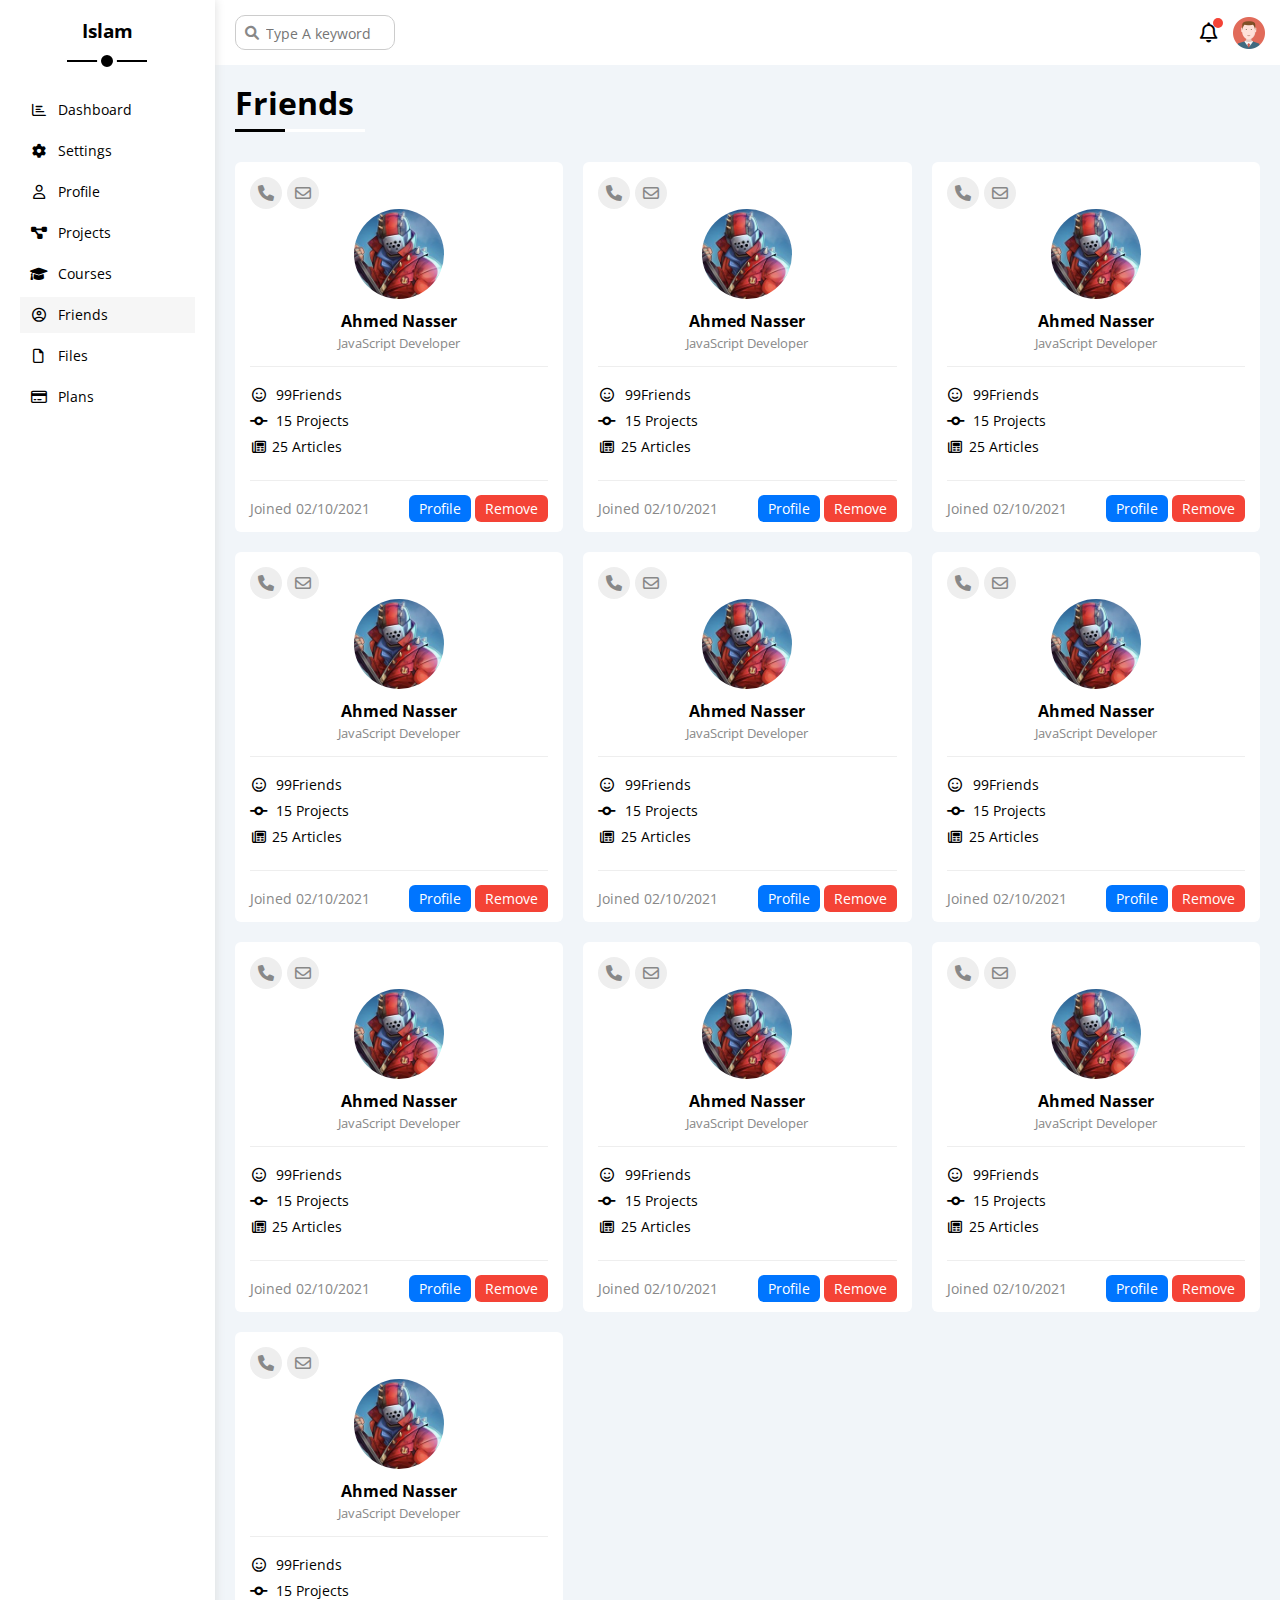
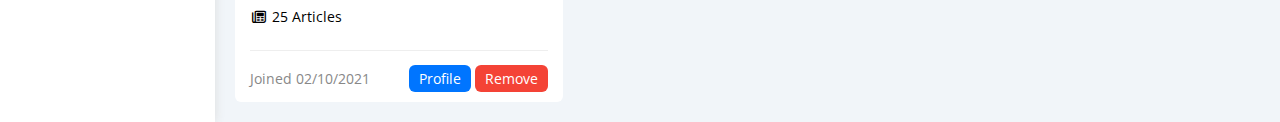
<file: friends.html>
<!DOCTYPE html>
<html lang="en">
  <head>
    <meta charset="UTF-8" />
    <meta http-equiv="X-UA-Compatible" content="IE=edge" />
    <meta name="viewport" content="width=device-width, initial-scale=1.0" />
    <title>Friends</title>
    <link rel="stylesheet" href="css/framwork.css" />
    <link rel="stylesheet" href="css/master.css" />
    <link rel="stylesheet" href="css/all.min.css" />
    <link rel="stylesheet" href="css/normalize.css" />
    <link rel="preconnect" href="https://fonts.googleapis.com" />
    <link rel="preconnect" href="https://fonts.gstatic.com" crossorigin="" />
    <link
      href="https://fonts.googleapis.com/css2?family=Open+Sans:wght@300;500&amp;display=swap"
      rel="stylesheet"
    />
  </head>
  <body>
    <div class="page d-flex">
      <div class="side-bar bg-white p-20 p-relative">
        <h3 class="mt-0 txt-c p-relative">Islam</h3>
        <ul>
          <li>
            <a
              class="d-flex align-center fs-14 read-6 p-10 c-black"
              href="index.html"
            >
              <i class="fa-regular fa-chart-bar fa-fw"></i>
              <span class="fs-14 ml-10">Dashboard</span>
            </a>
          </li>
          <li>
            <a
              class=" d-flex align-center fs-14 read-6 p-10 c-black"
              href="setting.html"
            >
              <i class="fa-solid fa-gear fa-fw"></i>
              <span class="fs-14 ml-10">Settings</span>
            </a>
          </li>
          <li>
            <a
              class="d-flex align-center fs-14 read-6 p-10 c-black"
              href="profile.html"
            >
              <i class="fa-regular fa-user fa-fw"></i>
              <span class="fs-14 ml-10">Profile</span>
            </a>
          </li>
          <li>
            <a
              class="d-flex align-center fs-14 read-6 p-10 c-black"
              href="projects.html"
            >
              <i class="fa-solid fa-diagram-project fa-fw"></i>
              <span class="fs-14 ml-10">Projects</span>
            </a>
          </li>
          <li>
            <a
              class=" d-flex align-center fs-14 read-6 p-10 c-black"
              href="courses.html"
            >
              <i class="fa-solid fa-graduation-cap fa-fw"></i>
              <span class="fs-14 ml-10">Courses</span>
            </a>
          </li>
          <li>
            <a
              class="active  d-flex align-center fs-14 read-6 p-10 c-black"
              href="friends.html"
            >
              <i class="fa-regular fa-circle-user fa-fw"></i>
              <span class="fs-14 ml-10">Friends</span>
            </a>
          </li>
          <li>
            <a
              class="d-flex align-center fs-14 read-6 p-10 c-black"
              href="files.html"
            >
              <i class="fa-regular fa-file fa-fw"></i>
              <span class="fs-14 ml-10">Files</span>
            </a>
          </li>
          <li>
            <a
              class="d-flex align-center fs-14 read-6 p-10 c-black"
              href="plans.html"
            >
              <i class="fa-regular fa-credit-card fa-fw"></i>
              <span class="fs-14 ml-10">Plans</span>
            </a>
          </li>
        </ul>
      </div>

      <div class="content w-full">
        <!-- Start Head -->
        <div class="head bg-white p-15 between-flex">
          <div class="search p-relative">
            <input type="text" placeholder="Type A keyword" class="input" />
          </div>
          <div class="icons d-flex align-center">
            <span class="notifications p-relative mr-15">
              <i class="fa-regular fa-bell fa-lg"></i>
            </span>
            <img src="images/avatar.png" alt="" />
          </div>
        </div>
        <h1 class="p-relative">Friends</h1>

        <!-- Start courses page -->
        <div class="friends-page d-grid gap-20 ">
            <div class="friends-box bg-white rad-6 p-relative p-15">
                <div class="contact">
                    <i class="fa-solid fa-phone"></i>
                    <i class="fa-regular fa-envelope"></i>
                </div>
                <img src="images/friend-01.jpg">
                <h4 class="m-0 mt-10">Ahmed Nasser</h4>
                <p class="c-grey fs-13 mt-5 pb-15">JavaScript Developer</p>

                <div class="other-data pb-15 pt-10 fs-14">
                    <span class="d-block mb-10"><i class="fa-regular fa-face-smile fa-fw"></i> 99Friends</span>
                    <span class="d-block mb-10"><i class="fa-solid fa-code-commit fa-fw"></i> 15 Projects</span>
                    <span class="d-block mb-10"><i class="fa-regular fa-newspaper fa-fw"></i>25 Articles</span>

                </div>
                
                <div class="info between-flex p-relative c-grey fs-14">
                    <div class="time c-grey fs-14">Joined 02/10/2021</div>
                   <div>
                    <a class="bg-blue c-white fs-14 btn-shap" href="#">Profile</a>
                    <a class="bg-red c-white fs-14 btn-shap" href="#">Remove</a>
                   </div>
                </div>
            </div>
            <div class="friends-box bg-white rad-6 p-relative p-15">
                <div class="contact">
                    <i class="fa-solid fa-phone"></i>
                    <i class="fa-regular fa-envelope"></i>
                </div>
                <img src="images/friend-01.jpg">
                <h4 class="m-0 mt-10">Ahmed Nasser</h4>
                <p class="c-grey fs-13 mt-5 pb-15">JavaScript Developer</p>

                <div class="other-data pb-15 pt-10 fs-14">
                    <span class="d-block mb-10"><i class="fa-regular fa-face-smile fa-fw"></i> 99Friends</span>
                    <span class="d-block mb-10"><i class="fa-solid fa-code-commit fa-fw"></i> 15 Projects</span>
                    <span class="d-block mb-10"><i class="fa-regular fa-newspaper fa-fw"></i>25 Articles</span>

                </div>
                
                <div class="info between-flex p-relative c-grey fs-14">
                    <div class="time c-grey fs-14">Joined 02/10/2021</div>
                   <div>
                    <a class="bg-blue c-white fs-14 btn-shap" href="#">Profile</a>
                    <a class="bg-red c-white fs-14 btn-shap" href="#">Remove</a>
                   </div>
                </div>
            </div>
            <div class="friends-box bg-white rad-6 p-relative p-15">
                <div class="contact">
                    <i class="fa-solid fa-phone"></i>
                    <i class="fa-regular fa-envelope"></i>
                </div>
                <img src="images/friend-01.jpg">
                <h4 class="m-0 mt-10">Ahmed Nasser</h4>
                <p class="c-grey fs-13 mt-5 pb-15">JavaScript Developer</p>

                <div class="other-data pb-15 pt-10 fs-14">
                    <span class="d-block mb-10"><i class="fa-regular fa-face-smile fa-fw"></i> 99Friends</span>
                    <span class="d-block mb-10"><i class="fa-solid fa-code-commit fa-fw"></i> 15 Projects</span>
                    <span class="d-block mb-10"><i class="fa-regular fa-newspaper fa-fw"></i>25 Articles</span>

                </div>
                
                <div class="info between-flex p-relative c-grey fs-14">
                    <div class="time c-grey fs-14">Joined 02/10/2021</div>
                   <div>
                    <a class="bg-blue c-white fs-14 btn-shap" href="#">Profile</a>
                    <a class="bg-red c-white fs-14 btn-shap" href="#">Remove</a>
                   </div>
                </div>
            </div>
            <div class="friends-box bg-white rad-6 p-relative p-15">
                <div class="contact">
                    <i class="fa-solid fa-phone"></i>
                    <i class="fa-regular fa-envelope"></i>
                </div>
                <img src="images/friend-01.jpg">
                <h4 class="m-0 mt-10">Ahmed Nasser</h4>
                <p class="c-grey fs-13 mt-5 pb-15">JavaScript Developer</p>

                <div class="other-data pb-15 pt-10 fs-14">
                    <span class="d-block mb-10"><i class="fa-regular fa-face-smile fa-fw"></i> 99Friends</span>
                    <span class="d-block mb-10"><i class="fa-solid fa-code-commit fa-fw"></i> 15 Projects</span>
                    <span class="d-block mb-10"><i class="fa-regular fa-newspaper fa-fw"></i>25 Articles</span>

                </div>
                
                <div class="info between-flex p-relative c-grey fs-14">
                    <div class="time c-grey fs-14">Joined 02/10/2021</div>
                   <div>
                    <a class="bg-blue c-white fs-14 btn-shap" href="#">Profile</a>
                    <a class="bg-red c-white fs-14 btn-shap" href="#">Remove</a>
                   </div>
                </div>
            </div>
            <div class="friends-box bg-white rad-6 p-relative p-15">
                <div class="contact">
                    <i class="fa-solid fa-phone"></i>
                    <i class="fa-regular fa-envelope"></i>
                </div>
                <img src="images/friend-01.jpg">
                <h4 class="m-0 mt-10">Ahmed Nasser</h4>
                <p class="c-grey fs-13 mt-5 pb-15">JavaScript Developer</p>

                <div class="other-data pb-15 pt-10 fs-14">
                    <span class="d-block mb-10"><i class="fa-regular fa-face-smile fa-fw"></i> 99Friends</span>
                    <span class="d-block mb-10"><i class="fa-solid fa-code-commit fa-fw"></i> 15 Projects</span>
                    <span class="d-block mb-10"><i class="fa-regular fa-newspaper fa-fw"></i>25 Articles</span>

                </div>
                
                <div class="info between-flex p-relative c-grey fs-14">
                    <div class="time c-grey fs-14">Joined 02/10/2021</div>
                   <div>
                    <a class="bg-blue c-white fs-14 btn-shap" href="#">Profile</a>
                    <a class="bg-red c-white fs-14 btn-shap" href="#">Remove</a>
                   </div>
                </div>
            </div>
            <div class="friends-box bg-white rad-6 p-relative p-15">
                <div class="contact">
                    <i class="fa-solid fa-phone"></i>
                    <i class="fa-regular fa-envelope"></i>
                </div>
                <img src="images/friend-01.jpg">
                <h4 class="m-0 mt-10">Ahmed Nasser</h4>
                <p class="c-grey fs-13 mt-5 pb-15">JavaScript Developer</p>

                <div class="other-data pb-15 pt-10 fs-14">
                    <span class="d-block mb-10"><i class="fa-regular fa-face-smile fa-fw"></i> 99Friends</span>
                    <span class="d-block mb-10"><i class="fa-solid fa-code-commit fa-fw"></i> 15 Projects</span>
                    <span class="d-block mb-10"><i class="fa-regular fa-newspaper fa-fw"></i>25 Articles</span>

                </div>
                
                <div class="info between-flex p-relative c-grey fs-14">
                    <div class="time c-grey fs-14">Joined 02/10/2021</div>
                   <div>
                    <a class="bg-blue c-white fs-14 btn-shap" href="#">Profile</a>
                    <a class="bg-red c-white fs-14 btn-shap" href="#">Remove</a>
                   </div>
                </div>
            </div>
            <div class="friends-box bg-white rad-6 p-relative p-15">
                <div class="contact">
                    <i class="fa-solid fa-phone"></i>
                    <i class="fa-regular fa-envelope"></i>
                </div>
                <img src="images/friend-01.jpg">
                <h4 class="m-0 mt-10">Ahmed Nasser</h4>
                <p class="c-grey fs-13 mt-5 pb-15">JavaScript Developer</p>

                <div class="other-data pb-15 pt-10 fs-14">
                    <span class="d-block mb-10"><i class="fa-regular fa-face-smile fa-fw"></i> 99Friends</span>
                    <span class="d-block mb-10"><i class="fa-solid fa-code-commit fa-fw"></i> 15 Projects</span>
                    <span class="d-block mb-10"><i class="fa-regular fa-newspaper fa-fw"></i>25 Articles</span>

                </div>
                
                <div class="info between-flex p-relative c-grey fs-14">
                    <div class="time c-grey fs-14">Joined 02/10/2021</div>
                   <div>
                    <a class="bg-blue c-white fs-14 btn-shap" href="#">Profile</a>
                    <a class="bg-red c-white fs-14 btn-shap" href="#">Remove</a>
                   </div>
                </div>
            </div>
            <div class="friends-box bg-white rad-6 p-relative p-15">
                <div class="contact">
                    <i class="fa-solid fa-phone"></i>
                    <i class="fa-regular fa-envelope"></i>
                </div>
                <img src="images/friend-01.jpg">
                <h4 class="m-0 mt-10">Ahmed Nasser</h4>
                <p class="c-grey fs-13 mt-5 pb-15">JavaScript Developer</p>

                <div class="other-data pb-15 pt-10 fs-14">
                    <span class="d-block mb-10"><i class="fa-regular fa-face-smile fa-fw"></i> 99Friends</span>
                    <span class="d-block mb-10"><i class="fa-solid fa-code-commit fa-fw"></i> 15 Projects</span>
                    <span class="d-block mb-10"><i class="fa-regular fa-newspaper fa-fw"></i>25 Articles</span>

                </div>
                
                <div class="info between-flex p-relative c-grey fs-14">
                    <div class="time c-grey fs-14">Joined 02/10/2021</div>
                   <div>
                    <a class="bg-blue c-white fs-14 btn-shap" href="#">Profile</a>
                    <a class="bg-red c-white fs-14 btn-shap" href="#">Remove</a>
                   </div>
                </div>
            </div>
            <div class="friends-box bg-white rad-6 p-relative p-15">
                <div class="contact">
                    <i class="fa-solid fa-phone"></i>
                    <i class="fa-regular fa-envelope"></i>
                </div>
                <img src="images/friend-01.jpg">
                <h4 class="m-0 mt-10">Ahmed Nasser</h4>
                <p class="c-grey fs-13 mt-5 pb-15">JavaScript Developer</p>

                <div class="other-data pb-15 pt-10 fs-14">
                    <span class="d-block mb-10"><i class="fa-regular fa-face-smile fa-fw"></i> 99Friends</span>
                    <span class="d-block mb-10"><i class="fa-solid fa-code-commit fa-fw"></i> 15 Projects</span>
                    <span class="d-block mb-10"><i class="fa-regular fa-newspaper fa-fw"></i>25 Articles</span>

                </div>
                
                <div class="info between-flex p-relative c-grey fs-14">
                    <div class="time c-grey fs-14">Joined 02/10/2021</div>
                   <div>
                    <a class="bg-blue c-white fs-14 btn-shap" href="#">Profile</a>
                    <a class="bg-red c-white fs-14 btn-shap" href="#">Remove</a>
                   </div>
                </div>
            </div>
            <div class="friends-box bg-white rad-6 p-relative p-15">
                <div class="contact">
                    <i class="fa-solid fa-phone"></i>
                    <i class="fa-regular fa-envelope"></i>
                </div>
                <img src="images/friend-01.jpg">
                <h4 class="m-0 mt-10">Ahmed Nasser</h4>
                <p class="c-grey fs-13 mt-5 pb-15">JavaScript Developer</p>

                <div class="other-data pb-15 pt-10 fs-14">
                    <span class="d-block mb-10"><i class="fa-regular fa-face-smile fa-fw"></i> 99Friends</span>
                    <span class="d-block mb-10"><i class="fa-solid fa-code-commit fa-fw"></i> 15 Projects</span>
                    <span class="d-block mb-10"><i class="fa-regular fa-newspaper fa-fw"></i>25 Articles</span>

                </div>
                
                <div class="info between-flex p-relative c-grey fs-14">
                    <div class="time c-grey fs-14">Joined 02/10/2021</div>
                   <div>
                    <a class="bg-blue c-white fs-14 btn-shap" href="#">Profile</a>
                    <a class="bg-red c-white fs-14 btn-shap" href="#">Remove</a>
                   </div>
                </div>
            </div>
           
            
        </div>
        <!-- End courses page -->
        

        
    </div>
  </body>
</html>
</file>
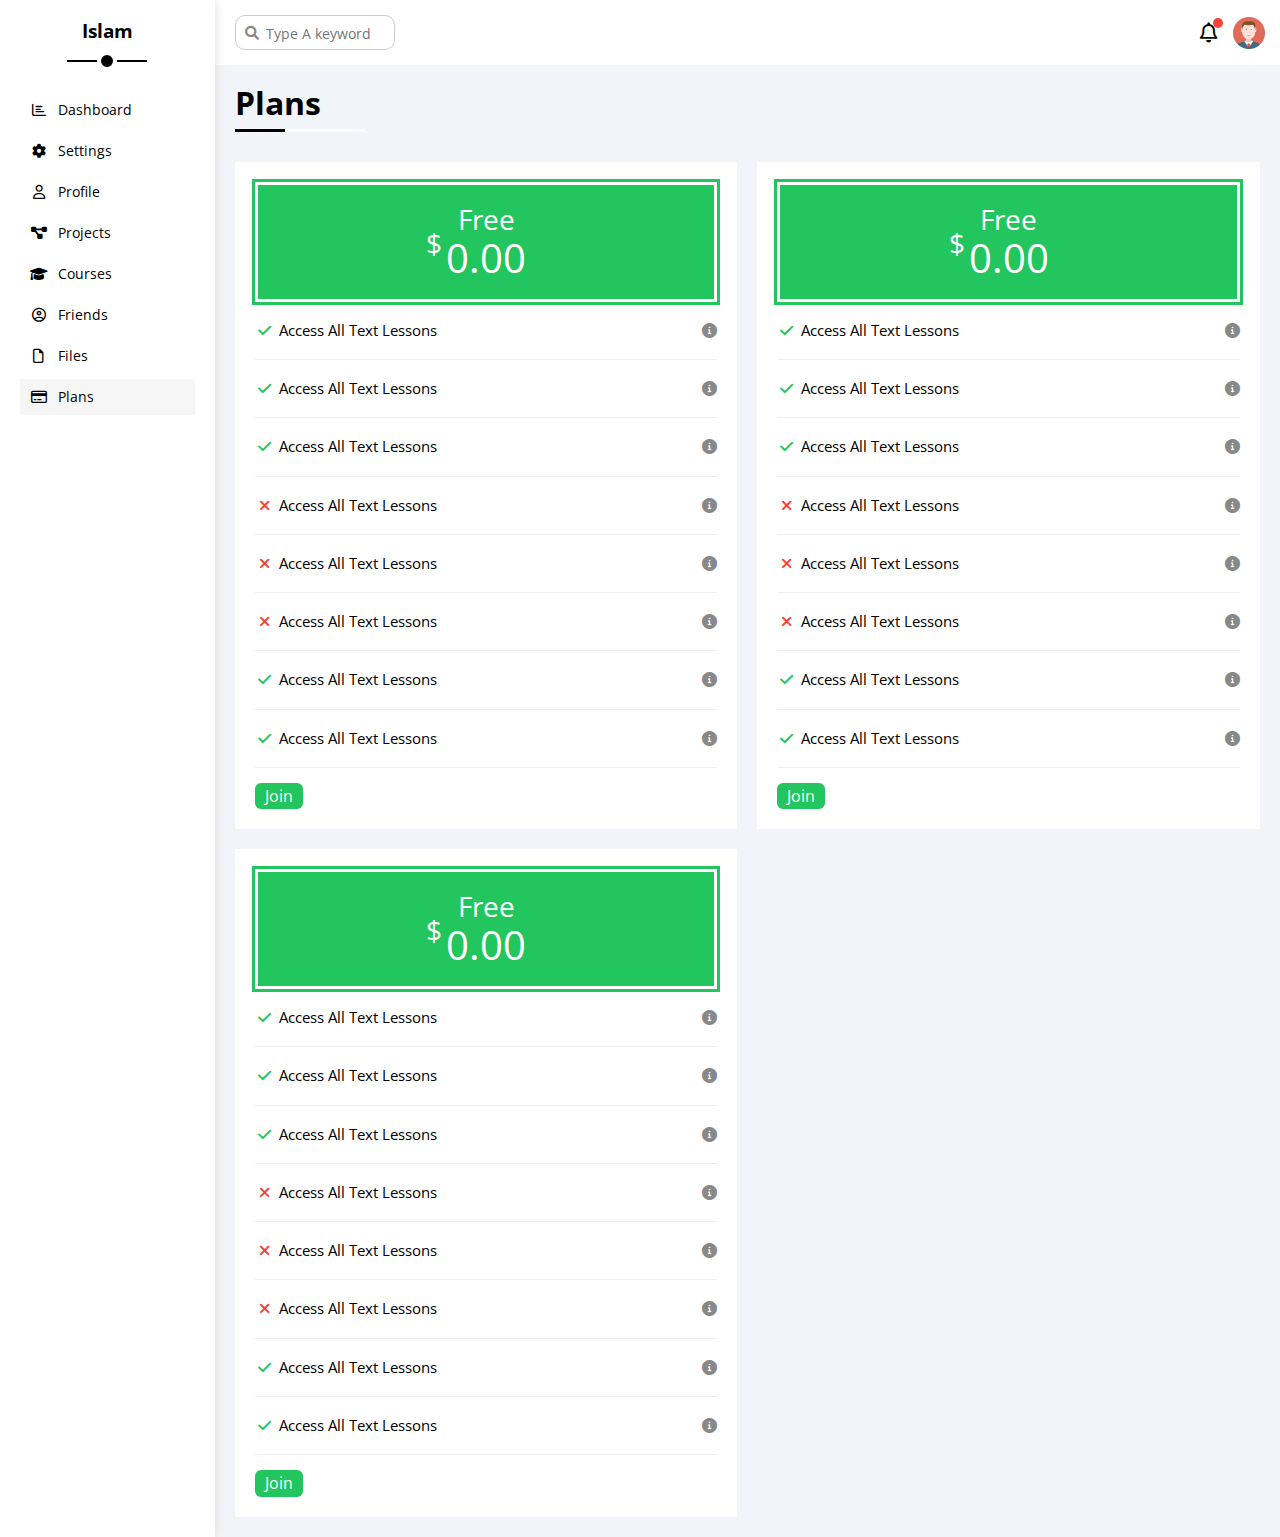
<file: plans.html>
<!DOCTYPE html>
<html lang="en">
  <head>
    <meta charset="UTF-8" />
    <meta http-equiv="X-UA-Compatible" content="IE=edge" />
    <meta name="viewport" content="width=device-width, initial-scale=1.0" />
    <title>Plans</title>
    <link rel="stylesheet" href="css/framwork.css" />
    <link rel="stylesheet" href="css/master.css" />
    <link rel="stylesheet" href="css/all.min.css" />
    <link rel="stylesheet" href="css/normalize.css" />
    <link rel="preconnect" href="https://fonts.googleapis.com" />
    <link rel="preconnect" href="https://fonts.gstatic.com" crossorigin="" />
    <link
      href="https://fonts.googleapis.com/css2?family=Open+Sans:wght@300;500&amp;display=swap"
      rel="stylesheet"
    />
  </head>
  <body>
    <div class="page d-flex">
      <div class="side-bar bg-white p-20 p-relative">
        <h3 class="mt-0 txt-c p-relative">Islam</h3>
        <ul>
          <li>
            <a
              class="d-flex align-center fs-14 read-6 p-10 c-black"
              href="index.html"
            >
              <i class="fa-regular fa-chart-bar fa-fw"></i>
              <span class="fs-14 ml-10">Dashboard</span>
            </a>
          </li>
          <li>
            <a
              class=" d-flex align-center fs-14 read-6 p-10 c-black"
              href="setting.html"
            >
              <i class="fa-solid fa-gear fa-fw"></i>
              <span class="fs-14 ml-10">Settings</span>
            </a>
          </li>
          <li>
            <a
              class="d-flex align-center fs-14 read-6 p-10 c-black"
              href="profile.html"
            >
              <i class="fa-regular fa-user fa-fw"></i>
              <span class="fs-14 ml-10">Profile</span>
            </a>
          </li>
          <li>
            <a
              class="d-flex align-center fs-14 read-6 p-10 c-black"
              href="projects.html"
            >
              <i class="fa-solid fa-diagram-project fa-fw"></i>
              <span class="fs-14 ml-10">Projects</span>
            </a>
          </li>
          <li>
            <a
              class="d-flex align-center fs-14 read-6 p-10 c-black"
              href="courses.html"
            >
              <i class="fa-solid fa-graduation-cap fa-fw"></i>
              <span class="fs-14 ml-10">Courses</span>
            </a>
          </li>
          <li>
            <a
              class="d-flex align-center fs-14 read-6 p-10 c-black"
              href="friends.html"
            >
              <i class="fa-regular fa-circle-user fa-fw"></i>
              <span class="fs-14 ml-10">Friends</span>
            </a>
          </li>
          <li>
            <a
              class="  d-flex align-center fs-14 read-6 p-10 c-black"
              href="files.html"
            >
              <i class="fa-regular fa-file fa-fw"></i>
              <span class="fs-14 ml-10">Files</span>
            </a>
          </li>
          <li>
            <a
              class="active d-flex align-center fs-14 read-6 p-10 c-black"
              href="plans.html"
            >
              <i class="fa-regular fa-credit-card fa-fw"></i>
              <span class="fs-14 ml-10">Plans</span>
            </a>
          </li>
        </ul>
      </div>

      <div class="content w-full">
        <!-- Start Head -->
        <div class="head bg-white p-15 between-flex">
          <div class="search p-relative">
            <input type="text" placeholder="Type A keyword" class="input" />
          </div>
          <div class="icons d-flex align-center">
            <span class="notifications p-relative mr-15">
              <i class="fa-regular fa-bell fa-lg"></i>
            </span>
            <img src="images/avatar.png" alt="" />
          </div>
        </div>
        <h1 class="p-relative">Plans</h1>

        <!-- Start plans page -->

        <div class="plans-page d-grid gap-20 m-20">
            <div class="plans-box bg-white p-20">
                <div class="price center-flex w-full c-white">
                    <span class="d-block">Free</span>
                    <span class="d-block p-relative">
                        <span>$</span>
                    <span>0.00</span> </span>
                </div>

                <ul class="m-0">
                    <li class="between-flex fs-15"><span><i class="fa-solid fa-check fa-fw yes c-green mr-5"></i>Access All Text Lessons</span><span><i class="fa-solid fa-circle-info help c-grey"></i></span></li>
                    <li class="between-flex fs-15"><span><i class="fa-solid fa-check fa-fw yes c-green mr-5"></i>Access All Text Lessons</span><span><i class="fa-solid fa-circle-info help c-grey"></i></span></li>
                    <li class="between-flex fs-15"><span><i class="fa-solid fa-check fa-fw yes c-green mr-5"></i>Access All Text Lessons</span><span><i class="fa-solid fa-circle-info help c-grey"></i></span></li>
                    <li class="between-flex fs-15"><span><i class="fa-solid fa-xmark fa-fw c-red mr-5"></i>Access All Text Lessons</span><span><i class="fa-solid fa-circle-info help c-grey"></i></span></li>
                    <li class="between-flex fs-15"><span><i class="fa-solid fa-xmark fa-fw c-red mr-5"></i>Access All Text Lessons</span><span><i class="fa-solid fa-circle-info help c-grey"></i></span></li>
                    <li class="between-flex fs-15"><span><i class="fa-solid fa-xmark fa-fw c-red mr-5"></i>Access All Text Lessons</span><span><i class="fa-solid fa-circle-info help c-grey"></i></span></li>
                    <li class="between-flex fs-15"><span><i class="fa-solid fa-check fa-fw yes c-green mr-5"></i>Access All Text Lessons</span><span><i class="fa-solid fa-circle-info help c-grey"></i></span></li>
                    <li class="between-flex fs-15"><span><i class="fa-solid fa-check fa-fw yes c-green mr-5"></i>Access All Text Lessons</span><span><i class="fa-solid fa-circle-info help c-grey"></i></span></li>

                </ul>
                <a class="btn-shap c-white bg-green " href="#">Join</a>
            </div>
            <div class="plans-box bg-white p-20">
                <div class="price center-flex w-full c-white">
                    <span class="d-block">Free</span>
                    <span class="d-block p-relative">
                        <span>$</span>
                    <span>0.00</span> </span>
                </div>

                <ul class="m-0">
                    <li class="between-flex fs-15"><span><i class="fa-solid fa-check fa-fw yes c-green mr-5"></i>Access All Text Lessons</span><span><i class="fa-solid fa-circle-info help c-grey"></i></span></li>
                    <li class="between-flex fs-15"><span><i class="fa-solid fa-check fa-fw yes c-green mr-5"></i>Access All Text Lessons</span><span><i class="fa-solid fa-circle-info help c-grey"></i></span></li>
                    <li class="between-flex fs-15"><span><i class="fa-solid fa-check fa-fw yes c-green mr-5"></i>Access All Text Lessons</span><span><i class="fa-solid fa-circle-info help c-grey"></i></span></li>
                    <li class="between-flex fs-15"><span><i class="fa-solid fa-xmark fa-fw c-red mr-5"></i>Access All Text Lessons</span><span><i class="fa-solid fa-circle-info help c-grey"></i></span></li>
                    <li class="between-flex fs-15"><span><i class="fa-solid fa-xmark fa-fw c-red mr-5"></i>Access All Text Lessons</span><span><i class="fa-solid fa-circle-info help c-grey"></i></span></li>
                    <li class="between-flex fs-15"><span><i class="fa-solid fa-xmark fa-fw c-red mr-5"></i>Access All Text Lessons</span><span><i class="fa-solid fa-circle-info help c-grey"></i></span></li>
                    <li class="between-flex fs-15"><span><i class="fa-solid fa-check fa-fw yes c-green mr-5"></i>Access All Text Lessons</span><span><i class="fa-solid fa-circle-info help c-grey"></i></span></li>
                    <li class="between-flex fs-15"><span><i class="fa-solid fa-check fa-fw yes c-green mr-5"></i>Access All Text Lessons</span><span><i class="fa-solid fa-circle-info help c-grey"></i></span></li>

                </ul>
                <a class="btn-shap c-white bg-green " href="#">Join</a>
            </div>
            <div class="plans-box bg-white p-20">
                <div class="price center-flex w-full c-white">
                    <span class="d-block">Free</span>
                    <span class="d-block p-relative">
                        <span>$</span>
                    <span>0.00</span> </span>
                </div>

                <ul class="m-0">
                    <li class="between-flex fs-15"><span><i class="fa-solid fa-check fa-fw yes c-green mr-5"></i>Access All Text Lessons</span><span><i class="fa-solid fa-circle-info help c-grey"></i></span></li>
                    <li class="between-flex fs-15"><span><i class="fa-solid fa-check fa-fw yes c-green mr-5"></i>Access All Text Lessons</span><span><i class="fa-solid fa-circle-info help c-grey"></i></span></li>
                    <li class="between-flex fs-15"><span><i class="fa-solid fa-check fa-fw yes c-green mr-5"></i>Access All Text Lessons</span><span><i class="fa-solid fa-circle-info help c-grey"></i></span></li>
                    <li class="between-flex fs-15"><span><i class="fa-solid fa-xmark fa-fw c-red mr-5"></i>Access All Text Lessons</span><span><i class="fa-solid fa-circle-info help c-grey"></i></span></li>
                    <li class="between-flex fs-15"><span><i class="fa-solid fa-xmark fa-fw c-red mr-5"></i>Access All Text Lessons</span><span><i class="fa-solid fa-circle-info help c-grey"></i></span></li>
                    <li class="between-flex fs-15"><span><i class="fa-solid fa-xmark fa-fw c-red mr-5"></i>Access All Text Lessons</span><span><i class="fa-solid fa-circle-info help c-grey"></i></span></li>
                    <li class="between-flex fs-15"><span><i class="fa-solid fa-check fa-fw yes c-green mr-5"></i>Access All Text Lessons</span><span><i class="fa-solid fa-circle-info help c-grey"></i></span></li>
                    <li class="between-flex fs-15"><span><i class="fa-solid fa-check fa-fw yes c-green mr-5"></i>Access All Text Lessons</span><span><i class="fa-solid fa-circle-info help c-grey"></i></span></li>

                </ul>
                <a class="btn-shap c-white bg-green " href="#">Join</a>
            </div>
        </div>
        <!-- End plans page -->
        

        
    </div>
  </body>
</html>
</file>
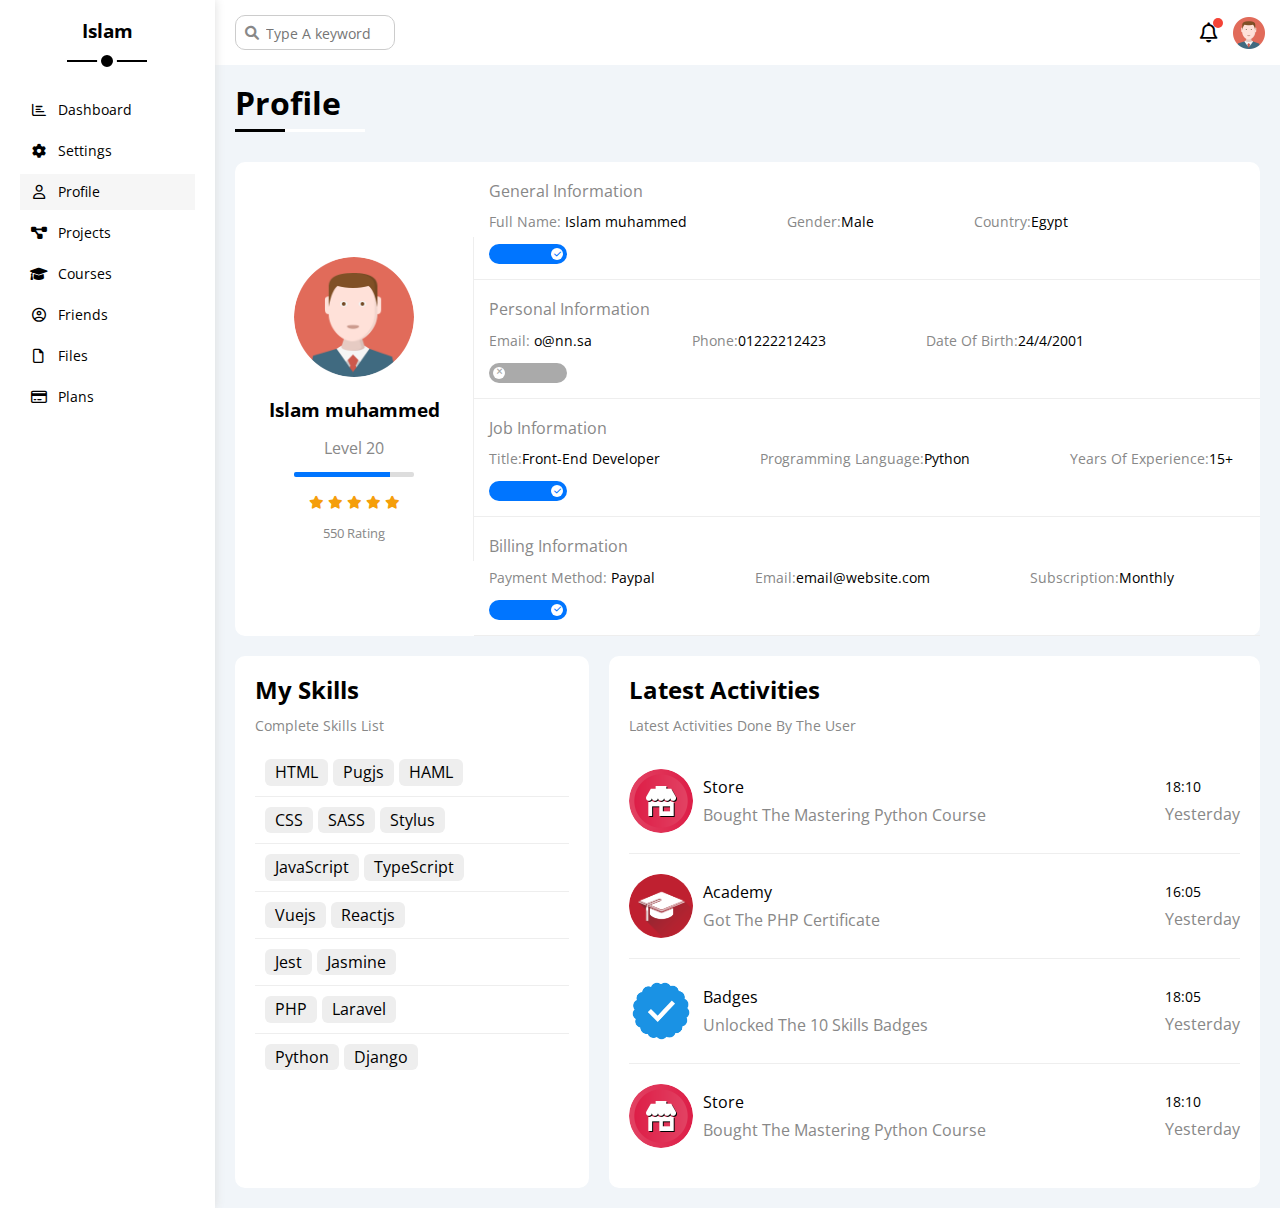
<file: profile.html>
<!DOCTYPE html>
<html lang="en">
  <head>
    <meta charset="UTF-8" />
    <meta http-equiv="X-UA-Compatible" content="IE=edge" />
    <meta name="viewport" content="width=device-width, initial-scale=1.0" />
    <title>Profile</title>
    <link rel="stylesheet" href="css/framwork.css" />
    <link rel="stylesheet" href="css/master.css" />
    <link rel="stylesheet" href="css/all.min.css" />
    <link rel="stylesheet" href="css/normalize.css" />
    <link rel="preconnect" href="https://fonts.googleapis.com" />
    <link rel="preconnect" href="https://fonts.gstatic.com" crossorigin="" />
    <link
      href="https://fonts.googleapis.com/css2?family=Open+Sans:wght@300;500&amp;display=swap"
      rel="stylesheet"
    />
  </head>
  <body>
    <div class="page d-flex">
      <div class="side-bar bg-white p-20 p-relative">
        <h3 class="mt-0 txt-c p-relative">Islam</h3>
        <ul>
          <li>
            <a
              class=" d-flex align-center fs-14 read-6 p-10 c-black"
              href="index.html"
            >
              <i class="fa-regular fa-chart-bar fa-fw"></i>
              <span class="fs-14 ml-10">Dashboard</span>
            </a>
          </li>
          <li>
            <a
              class="d-flex align-center fs-14 read-6 p-10 c-black"
              href="setting.html"
            >
              <i class="fa-solid fa-gear fa-fw"></i>
              <span class="fs-14 ml-10">Settings</span>
            </a>
          </li>
          <li>
            <a
              class="active d-flex align-center fs-14 read-6 p-10 c-black"
              href="profile.html"
            >
              <i class="fa-regular fa-user fa-fw"></i>
              <span class="fs-14 ml-10">Profile</span>
            </a>
          </li>
          <li>
            <a
              class="d-flex align-center fs-14 read-6 p-10 c-black"
              href="projects.html"
            >
              <i class="fa-solid fa-diagram-project fa-fw"></i>
              <span class="fs-14 ml-10">Projects</span>
            </a>
          </li>
          <li>
            <a
              class="d-flex align-center fs-14 read-6 p-10 c-black"
              href="courses.html"
            >
              <i class="fa-solid fa-graduation-cap fa-fw"></i>
              <span class="fs-14 ml-10">Courses</span>
            </a>
          </li>
          <li>
            <a
              class="d-flex align-center fs-14 read-6 p-10 c-black"
              href="friends.html"
            >
              <i class="fa-regular fa-circle-user fa-fw"></i>
              <span class="fs-14 ml-10">Friends</span>
            </a>
          </li>
          <li>
            <a
              class="d-flex align-center fs-14 read-6 p-10 c-black"
              href="files.html"
            >
              <i class="fa-regular fa-file fa-fw"></i>
              <span class="fs-14 ml-10">Files</span>
            </a>
          </li>
          <li>
            <a
              class="d-flex align-center fs-14 read-6 p-10 c-black"
              href="plans.html"
            >
              <i class="fa-regular fa-credit-card fa-fw"></i>
              <span class="fs-14 ml-10">Plans</span>
            </a>
          </li>
        </ul>
      </div>

      <div class="content w-full">
        <!-- Start Head -->
        <div class="head bg-white p-15 between-flex">
          <div class="search p-relative">
            <input type="text" placeholder="Type A keyword" class="input" />
          </div>
          <div class="icons d-flex align-center">
            <span class="notifications p-relative mr-15">
              <i class="fa-regular fa-bell fa-lg"></i>
            </span>
            <img src="images/avatar.png" alt="" />
          </div>
        </div>
        <!-- End Head -->
        <h1 class="p-relative">Profile</h1>
        <div class="profile-page m-20">
          <!-- Start profile tabel -->
          <div class="overviw d-flex  align-center bg-white  rad-10">
            <div class="avatar-box txt-c p-20 ">
              <img src="images/avatar.png" alt="">
              <h3>Islam muhammed</h3>
              <span class="d-block c-grey mb-15 ">Level 20</span>
              <div class="progress"><span class="d-block bg-blue h-full" style="width: 80%;"></span></div>
              <div class="rate m-15">
                <i class="fa-solid fa-star c-orange fs-13"></i>
                <i class="fa-solid fa-star c-orange fs-13"></i>
                <i class="fa-solid fa-star c-orange fs-13"></i>
                <i class="fa-solid fa-star c-orange fs-13"></i>
                <i class="fa-solid fa-star c-orange fs-13"></i>
              </div>
              <span class="d-block fs-13 c-grey">550 Rating</span>
            </div>
            <div class="info-box w-full">
              <div class="info-row pb-15">
                <h4 class="m-0  c-grey">General Information</h4>
                <div class="info d-flex align-center">
                  <p><span class=" c-grey ">Full Name: </span><span>Islam muhammed </span></p>
                  <p><span class="c-grey">Gender:</span><span>Male </span></p>
                  <p><span class="c-grey">Country:</span><span>Egypt </span></p>
                
                </div>
              <div>
                <label>
                  <input class="toggole-checked" type="checkbox" checked>
                  <div class="toggole-switch"></div>
                </label> 
              </div>
              </div>
              <div class="info-row pb-15">
                <h4 class="m-0  c-grey">Personal Information</h4>
                <div class="info d-flex align-center">
                  <p><span class=" c-grey ">Email:</span><span> o@nn.sa </span></p>
                  <p><span class="c-grey">Phone:</span><span>01222212423 </span></p>
                  <p><span class="c-grey">Date Of Birth:</span><span>24/4/2001 </span> </p>
                
                </div>
              <div>
                <label>
                  <input class="toggole-checked" type="checkbox" >
                  <div class="toggole-switch"></div>
                </label> 
              </div>
              </div>
              <div class="info-row pb-15">
                <h4 class="m-0  c-grey">Job Information</h4>
                <div class="info d-flex align-center">
                  <p><span class=" c-grey ">Title:</span><span>Front-End Developer </span></p>
                  <p><span class="c-grey">Programming Language:</span><span>Python </span></p>
                  <p><span class="c-grey">Years Of Experience:</span><span>15+ </span></p>
                
                </div>
              <div>
                <label>
                  <input class="toggole-checked" type="checkbox" checked>
                  <div class="toggole-switch"></div>
                </label> 
              </div>
              </div>
              <div class="info-row pb-15">
                <h4 class="m-0  c-grey">Billing Information</h4>
                <div class="info d-flex align-center">
                  <p><span class=" c-grey ">Payment Method:</span> Paypal</p>
                  <p><span class="c-grey">Email:</span>email@website.com</p>
                  <p><span class="c-grey">Subscription:</span>Monthly</p>
                
                </div>
              <div>
                <label>
                  <input class="toggole-checked" type="checkbox" checked>
                  <div class="toggole-switch"></div>
                </label> 
              </div>
              </div>
            </div>
          </div>

          <!-- End profile table -->
          <!-- Start other data -->
          <div class="other-data d-flex gap-20">
            <div class="my-skills bg-white p-20 rad-10">
              <h2 class="mt-0 mb-15">My Skills</h2>
              <p class="mb-15 fs-14 c-grey">Complete Skills List</p>
              <div class="skills-row p-10 d-flex align-center f-wrap ">
                <span class="btn-shap bg-eee  mr-5">HTML</span>
                <span class="btn-shap bg-eee  mr-5">Pugjs</span>
                <span class="btn-shap bg-eee p-10 mr-5">HAML</span>


              </div>
              <div class="skills-row  p-10 d-flex align-center f-wrap ">
                <span class="btn-shap  bg-eee p-10 mr-5 ">CSS</span>
                <span class="btn-shap bg-eee p-10 mr-5">SASS</span>
                <span class="btn-shap bg-eee p-10 mr-5">Stylus</span>


              </div>
              <div class="skills-row p-10 d-flex align-center f-wrap">
                <span class="btn-shap bg-eee p-10 mr-5">JavaScript</span>
                <span class="btn-shap bg-eee p-10 mr-5">TypeScript</span>
                


              </div>
              <div class="skills-row p-10 d-flex align-center f-wrap">
                <span class="btn-shap bg-eee p-10 mr-5">Vuejs</span>
                <span class="btn-shap bg-eee p-10 mr-5">Reactjs</span>
                


              </div>
              <div class="skills-row  p-10 d-flex align-center f-wrap">
                <span class="btn-shap bg-eee p-10 mr-5">Jest</span>
                <span class="btn-shap bg-eee p-10 mr-5">Jasmine</span>
                


              </div>
              <div class="skills-row p-10 d-flex align-center f-wrap">
                <span class="btn-shap bg-eee p-10 mr-5 fs-16">PHP</span>
                <span class="btn-shap bg-eee p-15 mr-5 fs-16">Laravel</span>
                


              </div>
              <div class="skills-row p-10 d-flex align-center f-wrap">
                <span class="btn-shap bg-eee p-10 mr-5">Python</span>
                <span class="btn-shap bg-eee p-10 mr-5">Django</span>
                


              </div>

            </div>
            <div class="activities bg-white p-20 rad-10 txt-c-mobile">
              <h2 class="mt-0 mb-15">Latest Activities</h2>
              <p class="m-0 fs-14 c-grey mb-15">Latest Activities Done By The User</p>
              <div class="activities-row d-flex align-center pb-20 pt-20">
                <img  class="rad-half" src="images/activity-01.png" alt="">
                <div class="info">
                  <span class="d-block fs-16 mb-10">Store</span>
                  <span class="d-block fs-16 c-grey ">Bought The Mastering Python Course</span>
                </div>

                <div class="time">
                  <span class="d-block mb-10 fs-14">18:10</span>
                  <span class="d-block c-grey">Yesterday</span>
                </div>
              </div>
              <div class="activities-row d-flex align-center pb-20 pt-20">
                <img  class="rad-half" src="images/activity-02.png" alt="">
                <div class="info">
                  <span class="d-block fs-16 mb-10">Academy</span>
                  <span class="d-block fs-16 c-grey ">Got The PHP Certificate</span>
                </div>

                <div class="time">
                  <span class="d-block mb-10 fs-14">16:05</span>
                  <span class="d-block c-grey">Yesterday</span>
                </div>
              </div>
              <div class="activities-row d-flex align-center pb-20 pt-20">
                <img  class="rad-half" src="images/activity-03.png" alt="">
                <div class="info">
                  <span class="d-block fs-16 mb-10">Badges</span>
                  <span class="d-block fs-16 c-grey ">Unlocked The 10 Skills Badges</span>
                </div>

                <div class="time">
                  <span class="d-block mb-10 fs-14">18:05</span>
                  <span class="d-block c-grey">Yesterday</span>
                </div>
              </div>
              <div class="activities-row d-flex align-center pb-20 pt-20">
                <img  class="rad-half" src="images/activity-01.png" alt="">
                <div class="info">
                  <span class="d-block fs-16 mb-10">Store</span>
                  <span class="d-block fs-16 c-grey ">Bought The Mastering Python Course</span>
                </div>

                <div class="time">
                  <span class="d-block mb-10 fs-14">18:10</span>
                  <span class="d-block c-grey">Yesterday</span>
                </div>
              </div>
            </div>

          </div>
          <!-- End other data -->

          
        </div>
          
    </div>
  </body>
</html>
</file>
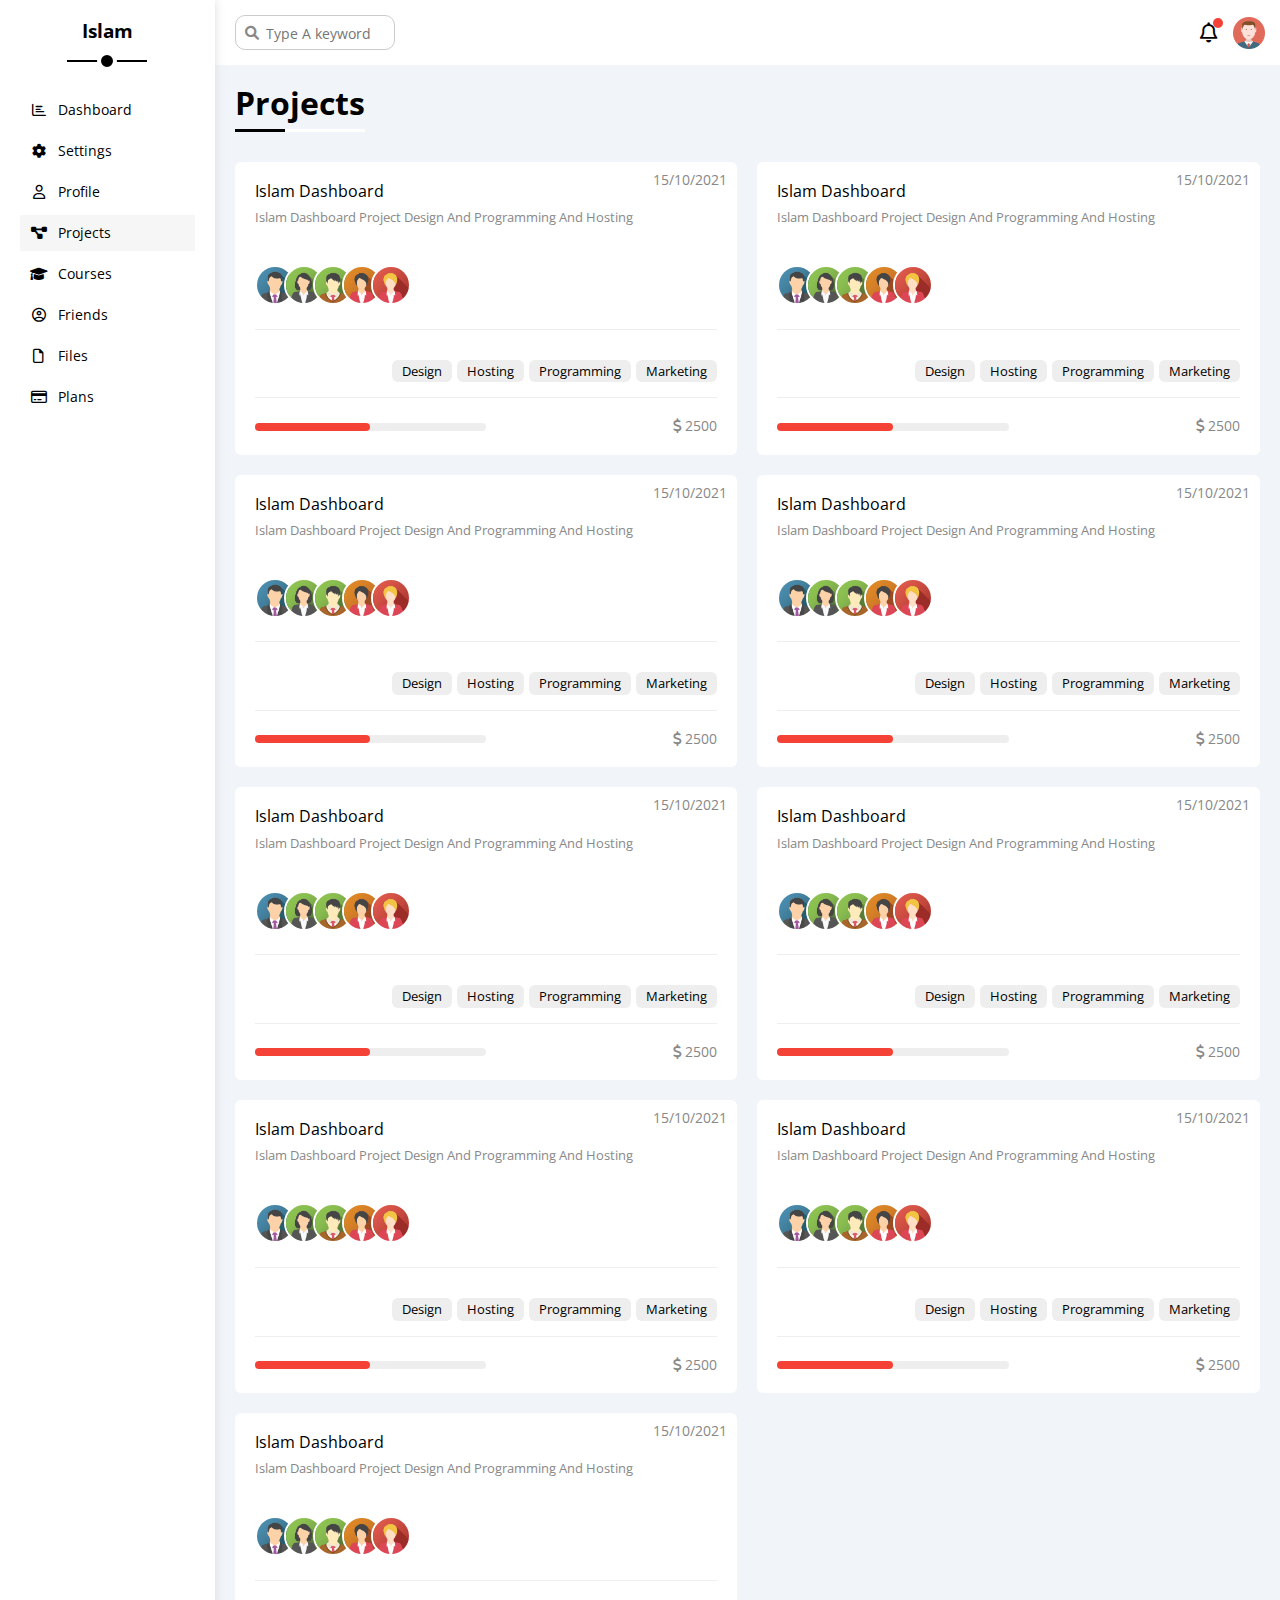
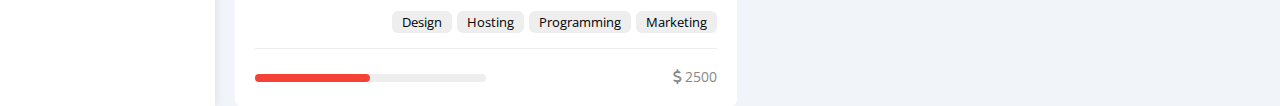
<file: projects.html>
<!DOCTYPE html>
<html lang="en">
  <head>
    <meta charset="UTF-8" />
    <meta http-equiv="X-UA-Compatible" content="IE=edge" />
    <meta name="viewport" content="width=device-width, initial-scale=1.0" />
    <title>Projects</title>
    <link rel="stylesheet" href="css/framwork.css" />
    <link rel="stylesheet" href="css/master.css" />
    <link rel="stylesheet" href="css/all.min.css" />
    <link rel="stylesheet" href="css/normalize.css" />
    <link rel="preconnect" href="https://fonts.googleapis.com" />
    <link rel="preconnect" href="https://fonts.gstatic.com" crossorigin="" />
    <link
      href="https://fonts.googleapis.com/css2?family=Open+Sans:wght@300;500&amp;display=swap"
      rel="stylesheet"
    />
  </head>
  <body>
    <div class="page d-flex">
      <div class="side-bar bg-white p-20 p-relative">
        <h3 class="mt-0 txt-c p-relative">Islam</h3>
        <ul>
          <li>
            <a
              class="d-flex align-center fs-14 read-6 p-10 c-black"
              href="index.html"
            >
              <i class="fa-regular fa-chart-bar fa-fw"></i>
              <span class="fs-14 ml-10">Dashboard</span>
            </a>
          </li>
          <li>
            <a
              class=" d-flex align-center fs-14 read-6 p-10 c-black"
              href="setting.html"
            >
              <i class="fa-solid fa-gear fa-fw"></i>
              <span class="fs-14 ml-10">Settings</span>
            </a>
          </li>
          <li>
            <a
              class="d-flex align-center fs-14 read-6 p-10 c-black"
              href="profile.html"
            >
              <i class="fa-regular fa-user fa-fw"></i>
              <span class="fs-14 ml-10">Profile</span>
            </a>
          </li>
          <li>
            <a
              class="active d-flex align-center fs-14 read-6 p-10 c-black"
              href="projects.html"
            >
              <i class="fa-solid fa-diagram-project fa-fw"></i>
              <span class="fs-14 ml-10">Projects</span>
            </a>
          </li>
          <li>
            <a
              class="d-flex align-center fs-14 read-6 p-10 c-black"
              href="courses.html"
            >
              <i class="fa-solid fa-graduation-cap fa-fw"></i>
              <span class="fs-14 ml-10">Courses</span>
            </a>
          </li>
          <li>
            <a
              class="d-flex align-center fs-14 read-6 p-10 c-black"
              href="friends.html"
            >
              <i class="fa-regular fa-circle-user fa-fw"></i>
              <span class="fs-14 ml-10">Friends</span>
            </a>
          </li>
          <li>
            <a
              class="d-flex align-center fs-14 read-6 p-10 c-black"
              href="files.html"
            >
              <i class="fa-regular fa-file fa-fw"></i>
              <span class="fs-14 ml-10">Files</span>
            </a>
          </li>
          <li>
            <a
              class="d-flex align-center fs-14 read-6 p-10 c-black"
              href="plans.html"
            >
              <i class="fa-regular fa-credit-card fa-fw"></i>
              <span class="fs-14 ml-10">Plans</span>
            </a>
          </li>
        </ul>
      </div>

      <div class="content w-full">
        <!-- Start Head -->
        <div class="head bg-white p-15 between-flex">
          <div class="search p-relative">
            <input type="text" placeholder="Type A keyword" class="input" />
          </div>
          <div class="icons d-flex align-center">
            <span class="notifications p-relative mr-15">
              <i class="fa-regular fa-bell fa-lg"></i>
            </span>
            <img src="images/avatar.png" alt="" />
          </div>
        </div>
        <h1 class="p-relative">Projects</h1>
        <div class="projects wrapper d-grid gap-20 ml-20 mr-20">
            <div class="project-box bg-white p-20 rad-6 p-relative">
                <span class="date c-grey fs-14">15/10/2021</span>
                <h4 class="mt-0 mb-10">Islam Dashboard</h4>
                <p class="c-grey fs-13 mt-0 mb-20">Islam Dashboard Project Design And Programming And Hosting</p>
                <div class="team">
                    <img src="images/team-01.png" alt="">
                    <img src="images/team-02.png" alt="">
                    <img src="images/team-03.png" alt="">
                    <img src="images/team-04.png" alt="">
                    <img src="images/team-05.png" alt="">
                </div>
                <div class="do d-flex">
                    <span class="bg-eee btn-shap fs-13">Design</span>
                    <span class="bg-eee btn-shap fs-13">Hosting</span>
                    <span class="bg-eee btn-shap fs-13">Programming</span>
                    <span class="bg-eee btn-shap fs-13">Marketing</span>
                </div>

                <div class="info between-flex mt-20">
                    <div class="progress bg-eee rad-6">
                        <span class="bg-red d-block h-full rad-6" style="width: 50%; "></span>
                    </div>
                    <div class="c-grey fs-14">
                        <i class="fa-solid fa-dollar-sign"></i>
                        2500
                    </div>
                </div>
                
            </div>
            <div class="project-box bg-white p-20 rad-6 p-relative">
                <span class="date c-grey fs-14">15/10/2021</span>
                <h4 class="mt-0 mb-10">Islam Dashboard</h4>
                <p class="c-grey fs-13 mt-0 mb-20">Islam Dashboard Project Design And Programming And Hosting</p>
                <div class="team">
                    <img src="images/team-01.png" alt="">
                    <img src="images/team-02.png" alt="">
                    <img src="images/team-03.png" alt="">
                    <img src="images/team-04.png" alt="">
                    <img src="images/team-05.png" alt="">
                </div>
                <div class="do d-flex">
                    <span class="bg-eee btn-shap fs-13">Design</span>
                    <span class="bg-eee btn-shap fs-13">Hosting</span>
                    <span class="bg-eee btn-shap fs-13">Programming</span>
                    <span class="bg-eee btn-shap fs-13">Marketing</span>
                </div>

                <div class="info between-flex mt-20">
                    <div class="progress bg-eee rad-6">
                        <span class="bg-red d-block h-full rad-6" style="width: 50%; "></span>
                    </div>
                    <div class="c-grey fs-14">
                        <i class="fa-solid fa-dollar-sign"></i>
                        2500
                    </div>
                </div>
                
            </div>
            <div class="project-box bg-white p-20 rad-6 p-relative">
                <span class="date c-grey fs-14">15/10/2021</span>
                <h4 class="mt-0 mb-10">Islam Dashboard</h4>
                <p class="c-grey fs-13 mt-0 mb-20">Islam Dashboard Project Design And Programming And Hosting</p>
                <div class="team">
                    <img src="images/team-01.png" alt="">
                    <img src="images/team-02.png" alt="">
                    <img src="images/team-03.png" alt="">
                    <img src="images/team-04.png" alt="">
                    <img src="images/team-05.png" alt="">
                </div>
                <div class="do d-flex">
                    <span class="bg-eee btn-shap fs-13">Design</span>
                    <span class="bg-eee btn-shap fs-13">Hosting</span>
                    <span class="bg-eee btn-shap fs-13">Programming</span>
                    <span class="bg-eee btn-shap fs-13">Marketing</span>
                </div>

                <div class="info between-flex mt-20">
                    <div class="progress bg-eee rad-6">
                        <span class="bg-red d-block h-full rad-6" style="width: 50%; "></span>
                    </div>
                    <div class="c-grey fs-14">
                        <i class="fa-solid fa-dollar-sign"></i>
                        2500
                    </div>
                </div>
                
            </div>
            <div class="project-box bg-white p-20 rad-6 p-relative">
                <span class="date c-grey fs-14">15/10/2021</span>
                <h4 class="mt-0 mb-10">Islam Dashboard</h4>
                <p class="c-grey fs-13 mt-0 mb-20">Islam Dashboard Project Design And Programming And Hosting</p>
                <div class="team">
                    <img src="images/team-01.png" alt="">
                    <img src="images/team-02.png" alt="">
                    <img src="images/team-03.png" alt="">
                    <img src="images/team-04.png" alt="">
                    <img src="images/team-05.png" alt="">
                </div>
                <div class="do d-flex">
                    <span class="bg-eee btn-shap fs-13">Design</span>
                    <span class="bg-eee btn-shap fs-13">Hosting</span>
                    <span class="bg-eee btn-shap fs-13">Programming</span>
                    <span class="bg-eee btn-shap fs-13">Marketing</span>
                </div>

                <div class="info between-flex mt-20">
                    <div class="progress bg-eee rad-6">
                        <span class="bg-red d-block h-full rad-6" style="width: 50%; "></span>
                    </div>
                    <div class="c-grey fs-14">
                        <i class="fa-solid fa-dollar-sign"></i>
                        2500
                    </div>
                </div>
                
            </div>
            <div class="project-box bg-white p-20 rad-6 p-relative">
                <span class="date c-grey fs-14">15/10/2021</span>
                <h4 class="mt-0 mb-10">Islam Dashboard</h4>
                <p class="c-grey fs-13 mt-0 mb-20">Islam Dashboard Project Design And Programming And Hosting</p>
                <div class="team">
                    <img src="images/team-01.png" alt="">
                    <img src="images/team-02.png" alt="">
                    <img src="images/team-03.png" alt="">
                    <img src="images/team-04.png" alt="">
                    <img src="images/team-05.png" alt="">
                </div>
                <div class="do d-flex">
                    <span class="bg-eee btn-shap fs-13">Design</span>
                    <span class="bg-eee btn-shap fs-13">Hosting</span>
                    <span class="bg-eee btn-shap fs-13">Programming</span>
                    <span class="bg-eee btn-shap fs-13">Marketing</span>
                </div>

                <div class="info between-flex mt-20">
                    <div class="progress bg-eee rad-6">
                        <span class="bg-red d-block h-full rad-6" style="width: 50%; "></span>
                    </div>
                    <div class="c-grey fs-14">
                        <i class="fa-solid fa-dollar-sign"></i>
                        2500
                    </div>
                </div>
                
            </div>
            <div class="project-box bg-white p-20 rad-6 p-relative">
                <span class="date c-grey fs-14">15/10/2021</span>
                <h4 class="mt-0 mb-10">Islam Dashboard</h4>
                <p class="c-grey fs-13 mt-0 mb-20">Islam Dashboard Project Design And Programming And Hosting</p>
                <div class="team">
                    <img src="images/team-01.png" alt="">
                    <img src="images/team-02.png" alt="">
                    <img src="images/team-03.png" alt="">
                    <img src="images/team-04.png" alt="">
                    <img src="images/team-05.png" alt="">
                </div>
                <div class="do d-flex">
                    <span class="bg-eee btn-shap fs-13">Design</span>
                    <span class="bg-eee btn-shap fs-13">Hosting</span>
                    <span class="bg-eee btn-shap fs-13">Programming</span>
                    <span class="bg-eee btn-shap fs-13">Marketing</span>
                </div>

                <div class="info between-flex mt-20">
                    <div class="progress bg-eee rad-6">
                        <span class="bg-red d-block h-full rad-6" style="width: 50%; "></span>
                    </div>
                    <div class="c-grey fs-14">
                        <i class="fa-solid fa-dollar-sign"></i>
                        2500
                    </div>
                </div>
                
            </div>
            <div class="project-box bg-white p-20 rad-6 p-relative">
                <span class="date c-grey fs-14">15/10/2021</span>
                <h4 class="mt-0 mb-10">Islam Dashboard</h4>
                <p class="c-grey fs-13 mt-0 mb-20">Islam Dashboard Project Design And Programming And Hosting</p>
                <div class="team">
                    <img src="images/team-01.png" alt="">
                    <img src="images/team-02.png" alt="">
                    <img src="images/team-03.png" alt="">
                    <img src="images/team-04.png" alt="">
                    <img src="images/team-05.png" alt="">
                </div>
                <div class="do d-flex">
                    <span class="bg-eee btn-shap fs-13">Design</span>
                    <span class="bg-eee btn-shap fs-13">Hosting</span>
                    <span class="bg-eee btn-shap fs-13">Programming</span>
                    <span class="bg-eee btn-shap fs-13">Marketing</span>
                </div>

                <div class="info between-flex mt-20">
                    <div class="progress bg-eee rad-6">
                        <span class="bg-red d-block h-full rad-6" style="width: 50%; "></span>
                    </div>
                    <div class="c-grey fs-14">
                        <i class="fa-solid fa-dollar-sign"></i>
                        2500
                    </div>
                </div>
                
            </div>
            <div class="project-box bg-white p-20 rad-6 p-relative">
                <span class="date c-grey fs-14">15/10/2021</span>
                <h4 class="mt-0 mb-10">Islam Dashboard</h4>
                <p class="c-grey fs-13 mt-0 mb-20">Islam Dashboard Project Design And Programming And Hosting</p>
                <div class="team">
                    <img src="images/team-01.png" alt="">
                    <img src="images/team-02.png" alt="">
                    <img src="images/team-03.png" alt="">
                    <img src="images/team-04.png" alt="">
                    <img src="images/team-05.png" alt="">
                </div>
                <div class="do d-flex">
                    <span class="bg-eee btn-shap fs-13">Design</span>
                    <span class="bg-eee btn-shap fs-13">Hosting</span>
                    <span class="bg-eee btn-shap fs-13">Programming</span>
                    <span class="bg-eee btn-shap fs-13">Marketing</span>
                </div>

                <div class="info between-flex mt-20">
                    <div class="progress bg-eee rad-6">
                        <span class="bg-red d-block h-full rad-6" style="width: 50%; "></span>
                    </div>
                    <div class="c-grey fs-14">
                        <i class="fa-solid fa-dollar-sign"></i>
                        2500
                    </div>
                </div>
                
            </div>
            <div class="project-box bg-white p-20 rad-6 p-relative">
                <span class="date c-grey fs-14">15/10/2021</span>
                <h4 class="mt-0 mb-10">Islam Dashboard</h4>
                <p class="c-grey fs-13 mt-0 mb-20">Islam Dashboard Project Design And Programming And Hosting</p>
                <div class="team">
                    <img src="images/team-01.png" alt="">
                    <img src="images/team-02.png" alt="">
                    <img src="images/team-03.png" alt="">
                    <img src="images/team-04.png" alt="">
                    <img src="images/team-05.png" alt="">
                </div>
                <div class="do d-flex">
                    <span class="bg-eee btn-shap fs-13">Design</span>
                    <span class="bg-eee btn-shap fs-13">Hosting</span>
                    <span class="bg-eee btn-shap fs-13">Programming</span>
                    <span class="bg-eee btn-shap fs-13">Marketing</span>
                </div>

                <div class="info between-flex mt-20">
                    <div class="progress bg-eee rad-6">
                        <span class="bg-red d-block h-full rad-6" style="width: 50%; "></span>
                    </div>
                    <div class="c-grey fs-14">
                        <i class="fa-solid fa-dollar-sign"></i>
                        2500
                    </div>
                </div>
                
            </div>

        </div>
         

        
    </div>
  </body>
</html>
</file>
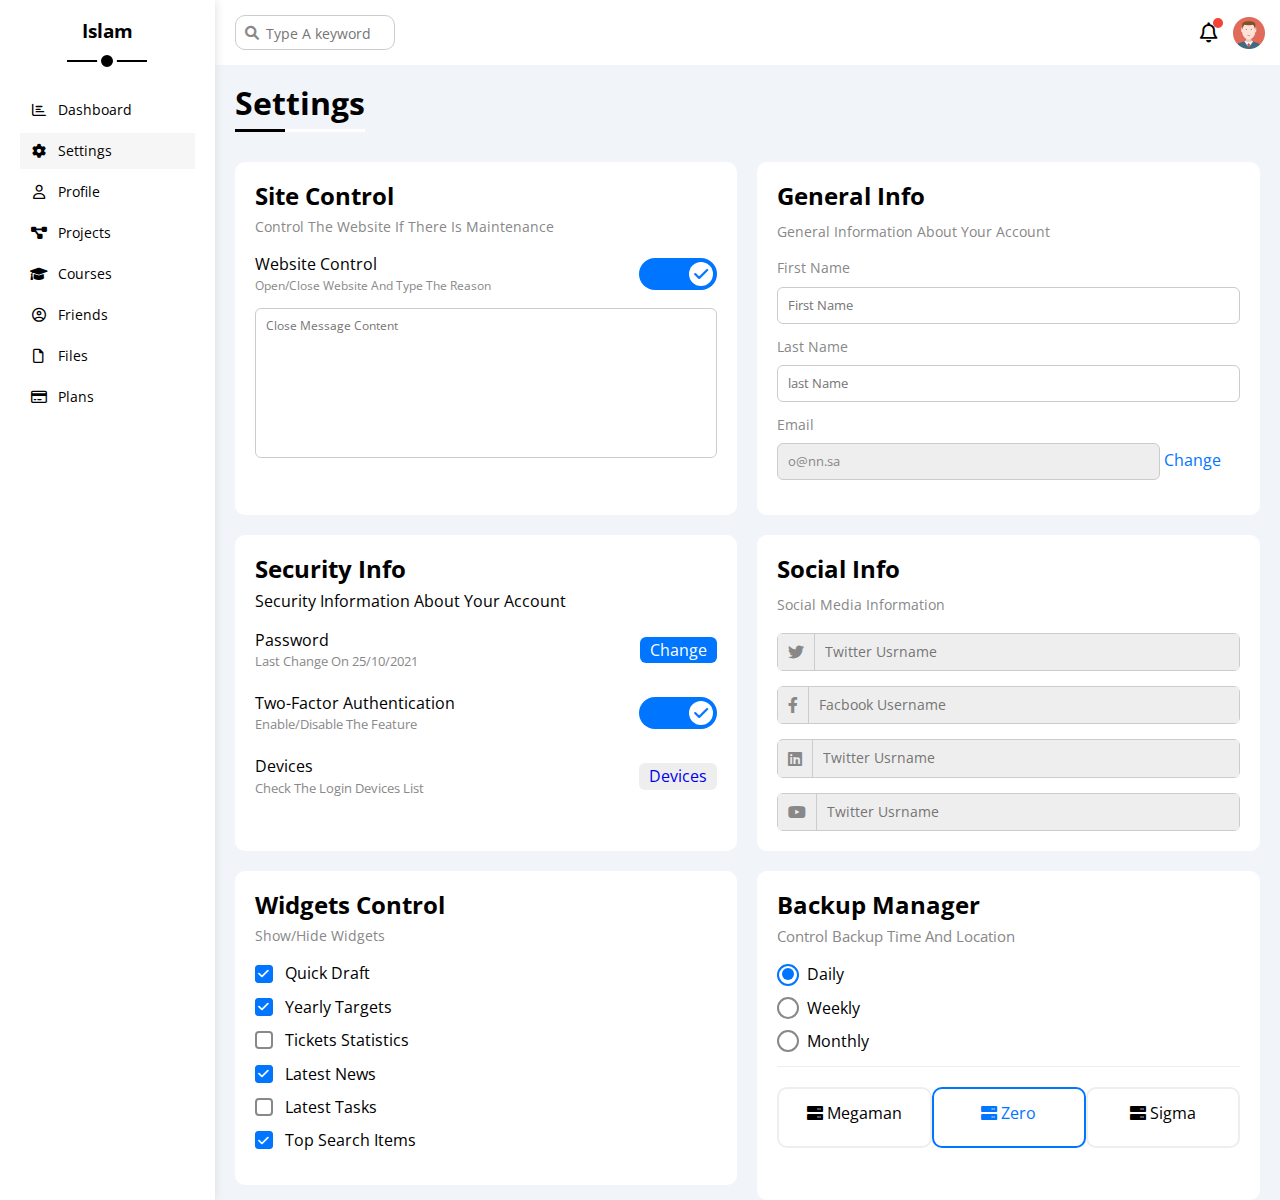
<file: setting.html>
<!DOCTYPE html>
<html lang="en">
  <head>
    <meta charset="UTF-8" />
    <meta http-equiv="X-UA-Compatible" content="IE=edge" />
    <meta name="viewport" content="width=device-width, initial-scale=1.0" />
    <title>Settings</title>
    <link rel="stylesheet" href="css/framwork.css" />
    <link rel="stylesheet" href="css/master.css" />
    <link rel="stylesheet" href="css/all.min.css" />
    <link rel="stylesheet" href="css/normalize.css" />
    <link rel="preconnect" href="https://fonts.googleapis.com" />
    <link rel="preconnect" href="https://fonts.gstatic.com" crossorigin="" />
    <link
      href="https://fonts.googleapis.com/css2?family=Open+Sans:wght@300;500&amp;display=swap"
      rel="stylesheet"
    />
  </head>
  <body>
    <div class="page d-flex">
      <div class="side-bar bg-white p-20 p-relative">
        <h3 class="mt-0 txt-c p-relative">Islam</h3>
        <ul>
          <li>
            <a
              class="d-flex align-center fs-14 read-6 p-10 c-black"
              href="index.html"
            >
              <i class="fa-regular fa-chart-bar fa-fw"></i>
              <span class="fs-14 ml-10">Dashboard</span>
            </a>
          </li>
          <li>
            <a
              class="active d-flex align-center fs-14 read-6 p-10 c-black"
              href="setting.html"
            >
              <i class="fa-solid fa-gear fa-fw"></i>
              <span class="fs-14 ml-10">Settings</span>
            </a>
          </li>
          <li>
            <a
              class="d-flex align-center fs-14 read-6 p-10 c-black"
              href="profile.html"
            >
              <i class="fa-regular fa-user fa-fw"></i>
              <span class="fs-14 ml-10">Profile</span>
            </a>
          </li>
          <li>
            <a
              class="d-flex align-center fs-14 read-6 p-10 c-black"
              href="projects.html"
            >
              <i class="fa-solid fa-diagram-project fa-fw"></i>
              <span class="fs-14 ml-10">Projects</span>
            </a>
          </li>
          <li>
            <a
              class="d-flex align-center fs-14 read-6 p-10 c-black"
              href="courses.html"
            >
              <i class="fa-solid fa-graduation-cap fa-fw"></i>
              <span class="fs-14 ml-10">Courses</span>
            </a>
          </li>
          <li>
            <a
              class="d-flex align-center fs-14 read-6 p-10 c-black"
              href="friends.html"
            >
              <i class="fa-regular fa-circle-user fa-fw"></i>
              <span class="fs-14 ml-10">Friends</span>
            </a>
          </li>
          <li>
            <a
              class="d-flex align-center fs-14 read-6 p-10 c-black"
              href="files.html"
            >
              <i class="fa-regular fa-file fa-fw"></i>
              <span class="fs-14 ml-10">Files</span>
            </a>
          </li>
          <li>
            <a
              class="d-flex align-center fs-14 read-6 p-10 c-black"
              href="plans.html"
            >
              <i class="fa-regular fa-credit-card fa-fw"></i>
              <span class="fs-14 ml-10">Plans</span>
            </a>
          </li>
        </ul>
      </div>

      <div class="content w-full">
        <!-- Start Head -->
        <div class="head bg-white p-15 between-flex">
          <div class="search p-relative">
            <input type="text" placeholder="Type A keyword" class="input" />
          </div>
          <div class="icons d-flex align-center">
            <span class="notifications p-relative mr-15">
              <i class="fa-regular fa-bell fa-lg"></i>
            </span>
            <img src="images/avatar.png" alt="" />
          </div>
        </div>
        <!-- End Head -->
        <!-- Start toggole-checked -->
        <!-- <label>
          <input class="toggole-checked" type="checkbox" checked>
          <div class="toggole-switch"></div>
        </label>  -->
        <!-- End toggole-checked -->
        <h1 class="p-relative">Settings</h1>
        <div class="setting-page wrapper d-grid gap-20 ml-20 mr-20">
          <!-- Start stie control widget -->
          <div class="site-control bg-white rad-10 p-20">
            <h2 class="mt-0 mb-10">Site Control</h2>
            <span class="d-block fs-14 c-grey mb-20"
              >Control The Website If There Is Maintenance</span
            >

            <div class="between-flex mb-15">
              <div>
                <span class="d-block fs-16 mb-5">Website Control</span>
                <span class="d-block fs-12 c-grey"
                  >Open/Close Website And Type The Reason</span
                >
              </div>
              <label>
                <input class="toggole-checked" type="checkbox" checked />
                <div class="toggole-switch"></div>
              </label>
            </div>
            <form>
              <textarea
                class="b-none b-ccc fs-12 w-full p-10 rad-6"
                placeholder="Close Message Content"
              ></textarea>
            </form>
          </div>
          <!-- End stie control widget -->

          <!-- Start General info -->
          <div class="general-info bg-white p-20 rad-10">
            <h2 class="mt-0 mb-15">General Info</h2>
            <p class="mt-0 mb-20 c-grey fs-14">
              General Information About Your Account
            </p>
            <div class="form">
              <form>
                <label class="d-block fs-14 c-grey mb-10" for="first"
                  >First Name</label
                >
                <input
                  class="b-none b-ccc w-full p-10 fs-13 c-grey rad-6 mb-15 d-block"
                  type="text"
                  id="first"
                  placeholder="First Name"
                />

                <label class="d-block fs-14 c-grey mb-10" for="last"
                  >Last Name</label
                >
                <input
                  class="b-none b-ccc w-full p-10 fs-13 c-grey rad-6 mb-15 d-block"
                  type="text"
                  id="last"
                  placeholder="last Name"
                />

                <label class="d-block fs-14 c-grey mb-10" for="email"
                  >Email</label
                >
                <input
                  class="b-none b-ccc bg-eee w-full p-10 fs-13 c-grey rad-6 mb-15 d-block email"
                  type="email"
                  id="first"
                  value="o@nn.sa"
                  disabled
                />

                <a class="c-blue" href="#">Change</a>
              </form>
            </div>
          </div>

          <!-- End General info -->

          <!-- Start security info -->
          <div class="security-info bg-white p-20 rad-10">
            <h2 class="mt-0 mb-10">Security Info</h2>
            <p class="mt-0 mb-20">Security Information About Your Account</p>
            <div class="between-flex mb-10 pb-15">
              <div>
                <span class="d-block fs-16 mb-5">Password</span>
                <span class="d-block c-grey fs-13"
                  >Last Change On 25/10/2021</span
                >
              </div>
              <a class="bg-blue c-white btn-shap d-block c-fit" href="#"
                >Change</a
              >
            </div>

            <div class="between-flex mb-10 pb-15">
              <div>
                <span class="d-block fs-16 mb-5"
                  >Two-Factor Authentication</span
                >
                <span class="d-block c-grey fs-13"
                  >Enable/Disable The Feature</span
                >
              </div>
              <label>
                <input class="toggole-checked" type="checkbox" checked />
                <div class="toggole-switch"></div>
              </label>
            </div>

            <div class="between-flex">
              <div>
                <span class="d-block fs-16 mb-5">Devices</span>
                <span class="d-block c-grey fs-13"
                  >Check The Login Devices List</span
                >
              </div>
              <a class="bg-eee btn-shap d-block c-fit" href="#">Devices</a>
            </div>
          </div>
          <!-- End security info -->

          <!-- Start social info -->
          <div class="social-info bg-white p-20 rad-10">
            <h2 class="mt-0 mb-15">Social Info</h2>
            <p class="mt-0 mb-20 c-grey fs-14">Social Media Information</p>

            <div class="box bg-eee rad-6 d-flex align-center b-ccc mb-15">
              <i class="fa-brands fa-twitter c-grey p-10 bg-eee"></i>
              <input
                class="b-none w-full p-10 bg-eee fs-14"
                type="text"
                placeholder="Twitter Usrname"
              />
            </div>
            <div class="box bg-eee rad-6 d-flex align-center b-ccc mb-15">
              <i class="fa-brands fa-facebook-f c-grey p-10 bg-eee"></i>
              <input
                class="b-none w-full p-10 bg-eee fs-14"
                type="text"
                placeholder="Facbook Username"
              />
            </div>
            <div class="box bg-eee rad-6 d-flex align-center b-ccc mb-15">
              <i class="fa-brands fa-linkedin c-grey p-10 bg-eee"></i>
              <input
                class="b-none w-full p-10 bg-eee fs-14"
                type="text"
                placeholder="Twitter Usrname"
              />
            </div>
            <div class="box bg-eee rad-6 d-flex align-center b-ccc">
              <i
                class="fa-brands fa-youtube center-flex c-grey p-10 bg-eee"
              ></i>
              <input
                class="w-full p-10 bg-eee fs-14"
                type="text"
                placeholder="Twitter Usrname"
              />
            </div>
          </div>
          <!-- End social info -->

          <!-- Start widgets control -->
          <div class="widgets-control bg-white rad-10 p-20 mb-15">
            <h2 class="mt-0 mb-10">Widgets Control</h2>
            <span class="d-block fs-14 c-grey mb-20"
              >Show/Hide Widgets</span
            >

            <div class="control d-flex align-center mb-15">
              <input type="checkbox" id="one" checked>
              <label for="one">Quick Draft</label>
            </div>

            <div class="control d-flex align-center mb-15">
              <input type="checkbox" id="two" checked>
              <label for="two">Yearly Targets</label>
            </div>
            <div class="control d-flex align-center mb-15">
              <input type="checkbox" id="three">
              <label for="three">Tickets Statistics</label>
            </div>
            <div class="control d-flex align-center mb-15">
              <input type="checkbox" id="four" checked>
              <label for="four">Latest News</label>
            </div>
            <div class="control d-flex align-center mb-15">
              <input type="checkbox" id="five">
              <label for="five">Latest Tasks</label>
            </div>
            <div class="control d-flex align-center mb-15">
              <input type="checkbox" id="six" checked>
              <label for="six">Top Search Items</label>
            </div>
          </div>

          <!-- End widgets control -->
          <!-- Start backup manger -->
          <div class="backup-control p-20 bg-white rad-10">
            <h2 class="mt-0 mb-10">Backup Manager</h2>
            <p class="mt-0 mb-20 c-grey fs-15">Control Backup Time And Location</p>
            <div class="date d-flex align-center mb-15">
              <input type="radio" name="time" id="daily" checked />
              <label for="daily">Daily</label>
            </div>
            <div class="date d-flex align-center mb-15">
              <input type="radio" name="time" id="weekly" />
              <label for="weekly">Weekly</label>
            </div>
            <div class="date d-flex align-center mb-15">
              <input type="radio" name="time" id="monthly" />
              <label for="monthly">Monthly</label>
            </div>

            <div class="servers d-flex align-center txt-c">
              <input type="radio" name="servers" id="server-one" />
              <div class="server mb-15 rad-10 w-full">
                <label class="d-block m-15" for="server-one">
                  <i class="fa-solid fa-server d-block mb-10"></i>
                  Megaman
                </label>
              </div>
              <input type="radio" name="servers" id="server-two" checked />
              <div class="server mb-15 rad-10 w-full">
                <label class="d-block m-15" for="server-two">
                  <i class="fa-solid fa-server d-block mb-10"></i>
                  Zero
                </label>
              </div>
              <input type="radio" name="servers" id="server-three" />
              <div class="server mb-15 rad-10 w-full">
                <label class="d-block m-15" for="server-three">
                  <i class="fa-solid fa-server d-block mb-10"></i>
                  Sigma
                </label>
              </div>
            </div>
          </div>
          <!-- End backup manger -->

        </div>
      </div>
    </div>
  </body>
</html>
</file>
<file: css/framwork.css>
:root {
    --blue-color: #0075ff;
    --blue-alt-color: #0d69d5;
    --orange-color: #f59e0b;
    --green-color: #22c55e;
    --red-color: #f44336;
    --grey-color: #888;
}
/* Start box */
.d-grid {
    display: grid;
}

.gap-20 {
    gap: 20px;
}

.gap-10 {
    gap: 10px;
}

.d-flex {
    display: flex;
}

.f-wrap {
    flex-wrap: wrap;
}
.align-center {
    align-items: center;
}
.d-block {
    display: block;
}
/* End box */

/* Start padding + margin */
.p-10 {
    padding: 10px;
}

.p-15 {
    padding: 15px;
}

.p-20 {
    padding: 20px;
}

.pt-15 {
    padding-top: 15px;
}

.pt-20 {
    padding-top: 20px;
} 

.pr-10 {
    padding-right: 10px;
}




.pb-15 {
    padding-bottom: 15px;
}

.pb-20 {
    padding-bottom: 20px;
}

.pl-10 {
    padding-left: 10px;
}

.pl-15 {
    padding-left: 15px;
}

.m-15 {
    margin: 15px;
}

.m-20 {
    margin: 20px;
}

.m-0 {
    margin: 0;
}
.m-5 {
    margin: 5;
}

.mt-25 {
    margin-top: 25px;
}

.mt-20 {
    margin-top: 20px;
}

.mt-15 {
    margin-top: 15px;
}

.mt-10 {
    margin-top: 10px;
}

.mt-5 {
    margin-top: 5px;
}

.mt-0 {
    margin-top: 0;
}

.mr-15 {
    margin-right: 15px;
}

.mr-5 {
    margin-right: 5px;
}

.mr-10 {
    margin-right: 10px;
}
.mr-20 {
    margin-right: 20px;
}


.mb-5 {
    margin-bottom: 5px;
}

.mb-10 {
    margin-bottom: 10px;
}

.mb-15{
    margin-bottom: 15px;
}


.mb-20{
    margin-bottom: 20px;
}

.mb-25 {
    margin-bottom: 25px;
}

.mb-40 {
    margin-bottom:40px ;
}

.ml-10 {
    margin-left: 10px;
}

.ml-20 {
    margin-left: 20px;
}

/* End padding + margin */

/* Start font */
.txt-c {
    text-align: center;
}

.fs-25 {
    font-size: 25px;
}

.fs-15 {
    font-size: 15px;
}
.fs-14 {
    font-size: 14px;
}

.fs-13 {
    font-size: 13px;
}

.fs-12 {
    font-size: 12px;
}

.fw-bold {
    font-weight: bold;
}
/* End font */
/* Start color */

.bg-white {
    background-color: white;
}

.bg-eee {
    background-color: #eee;
}



.bg-blue {
    background-color: var(--blue-color);
}

.bg-orange {
    background-color: var(--orange-color);
}

.bg-green {
    background-color: var(--green-color);
}

.bg-grey {
    background-color: gray;
}

.bg-red {
    background-color: var(--red-color);
}

.c-white{
    color: white;
}

.c-black {
    color: black;
}

.c-grey {
    color: var(--grey-color);
}

.c-blue {
    color: var(--blue-color);
}

.c-orange {
    color: var(--orange-color);
}

.c-green {
    color: var(--green-color);
}

.c-red {
    color: var(--red-color);
}
/* End color */

/* Start position */

.p-relative {
    position: relative;
}

/* End position */

/* Start border */

.rad-6 {
    border-radius: 6px;
}

.rad-10 {
    border-radius: 10px;
}

.rad-half {
    border-radius: 50%;
}

.b-none {
    border: none;
}

.b-ccc {
    border: 1px solid #ccc;
}
/* End border */

/* Start width + height */

.w-full {
    width: 100%;
}

.c-fit {
    width: fit-content;
}

.h-full {
    height: 100%;
}

/* End width + height */

/* Start componant */
.between-flex {
    display: flex;
    align-items: center;
    justify-content: space-between;
}

.center-flex {
    display: flex;
    align-items: center;
    justify-content: center;
}
.btn-shap {
    padding: 4px 10px;
    border-radius: 6px;
}
/* End componant */

/* Start Media */
@media (max-width: 767px) {
    .txt-c-mobile{
        text-align: center;
    }

    .block-mobile {
        display: block;
    }

    .hide-mobile {
        display: none;
    }
    
}
/* End Media */
</file>
<file: css/master.css>
:root {
    --blue-color: #0075ff;
    --blue-alt-color: #0d69d5;
    --orange-color: #f59e0b;
    --green-color: #22c55e;
    --red-color: #f44336;
    --grey-color: #888;
}

:root {
    --fa-style-family-classic: "Font Awesome 6 Free";
    --fa-font-solid: normal 900 1em/1 "Font Awesome 6 Free";
    --main-transtion: 0.3s;
}

* {
    box-sizing: border-box;
}

*:focus {
    outline: none;
}

body {
    font-family: "Open Sans", sans-serif;
    margin: 0;
}

a {
    text-decoration: none;
}

ul {
    list-style: none;
    padding: 0;
}

::-webkit-scrollbar {
    width: 15px;

}

::-webkit-scrollbar:hover {
    width: 15px;
}

::-webkit-scrollbar-track {
    background-color: white;
}

::-webkit-scrollbar-thumb {
    background-color: var(--blue-color);
    border-radius: 6px;
}

::-webkit-scrollbar-thumb:hover {
    background-color: var(--blue-alt-color);
}

/* Start page */

.page {
    background-color: #f1f5f9;
    min-height: 100vh;
}

/* End page */

/* Start sidebar */
.side-bar {
    width: 250px;
    box-shadow: 0 0 10px #DDD;
}

.side-bar>h3 {
    margin-bottom: 50px;
    position: relative;
}



@media (min-width:767px) {

    .side-bar>h3::before,
    .side-bar>h3::after {
        content: "";
        position: absolute;
        background-color: black;
        left: 50%;
        transform: translateX(-50%);
    }

    .side-bar>h3::before {
        width: 80px;
        height: 2px;
        bottom: -20px;
    }

    .side-bar>h3::after {
        width: 12px;
        height: 12px;
        border-radius: 50%;
        border: 4px solid white;
        bottom: -29px;

    }

}

.side-bar ul a {
    transition: .3s;
    margin-bottom: 5px;

}

.side-bar ul a:hover,
.side-bar ul .active {
    background-color: #f6f6f6;
}

@media (max-width: 767px) {

    .side-bar {
        width: 58px;
        padding: 10px;
    }

    .side-bar>h3 {
        margin-bottom: 10px;
        font-size: 13px;
    }

    .side-bar ul li a span {
        display: none;
    }


}

.head .search::before {
    font-family: var(--fa-style-family-classic);
    content: "\f002";
    font-weight: 900;
    font-size: 14px;
    left: 15px;
    transform: translateY(-50%);
    top: 50%;
    color: var(--grey-color);
    position: absolute;
}

.head .search .input {
    border-radius: 10px;
    border: 1px solid #ccc;
    padding-left: 30px;
    margin-left: 5px;
    width: 160px;
    transition: var(--main-transtion);
    height: 35px;
    overflow: hidden;
}

.head .search .input:focus {
    width: 200px;
}

.head .search .input::placeholder {
    font-size: 14px;
    transition: width var(--main-transtion);
}

.head .search .input:focus::placeholder {
    opacity: 0;
}


.head .icons .notifications::before {
    content: '';
    position: absolute;
    height: 10px;
    width: 10px;
    background-color: var(--red-color);
    border-radius: 50%;
    right: -5px;
    top: -5px;
}


.head .icons img {
    width: 32px;
    height: 32px;
}

/* End sidebar */

/* Start content */

.content {
    overflow: hidden;
}

.page h1 {
    margin: 20px 20px 40px;
}

.page h1::before,
.page h1::after {
    content: '';
    position: absolute;
    height: 3px;
    bottom: -10px;
    left: 0;
}

.page h1::before {
    width: 130px;
    background-color: white;
}

.page h1::after {
    width: 50px;
    background-color: black;
}

.wrapper {
    grid-template-columns: repeat(auto-fill, minmax(450px, 1fr));
    
}

@media (max-width: 767px) {
    .wrapper {
        grid-template-columns: minmax(200px, 1fr);
        gap: 10px;
        margin: 0 10px;
    }
    
}
/* Start welcom widget  */

.welcom {
    overflow: hidden;
}


.welcom .head {
    justify-content: space-between;
}

.welcom .head img {
    max-width: 200px;
}

@media (max-width: 767px) {
    .welcom .head img {
        display: none;
    }
    
}

.welcom .avater {
    height: 64px;
    width: 64px;
    border-radius: 50%;
    padding: 2px;
    border: 3px solid white;
    margin-left: 20px;
    margin-top: -32px;
}

.welcom .body {
    border-top:1px solid #eee ;
    border-bottom:1px solid #eee ;
}

.welcom .body > div {
    flex: 1;
}

.welcom .visite,
.quick-draft form input[type="submit"] {
    margin: 0 15px 15px auto;
    transition: .3s;
}


.welcom .visite:hover,
.quick-draft form input[type="submit"]:hover {
    background-color: var(--blue-alt-color);
}
/* End welcom widget */

/* Start quick draft */
.quick-draft .text {
    font-size: 12px;
    
}

.quick-draft form textarea {
    resize: none;
    min-height: 200px;
}

.quick-draft input[type= "submit"] {
    cursor: pointer;
}

/* End quick draft */

/* Start target widget */

.target .target-row .info{
    flex: 1;
}

.target .target-row .icon {
    width: 80px;
    height: 80px;
    margin-right: 15px;
}

.target .target-row  .blue ,.target .progres .blue{
    background-color: rgb(0 117 255 / 20%);
}

.target .target-row .orange , .target .progres .orange {
    background-color: rgb(245 158 11 / 20%);
}

.target .target-row .green , .target .progres .green {
    background-color: rgb(34 197 94 /20%);
}



.target .target-row .progres {
    height: 4px;
}

.target .target-row .progres > span {
    height: 100%;
    position: absolute;
    top: 0;
    left: 0;
   
}

.target .target-row .progres>span span {
    position: absolute;
    bottom: 16px;
    right: -16px;
    padding: 2px 5px;
}



.target .target-row .progres >span span::after {
    content: '';
    position: absolute;
    border-width: 5px;
    border-style: solid;
    border-color:transparent;
    bottom: -10px;
    left: 50%;
    transform: translate(-50%);


}

.target .target-row .progres >span .bg-blue::after {
    border-top-color:var(--blue-color) ;
}

.target .target-row .progres >span .bg-orange::after {
    border-top-color:var(--orange-color) ;
}
 
.target .target-row .progres >span .bg-green::after {
    border-top-color: var(--green-color);
}

/* End target widget */

/* Start tickets widget */

.tickets .box {
    border: 1px solid #ccc;
    width: calc(50% - 10px);
    
}

@media (max-width: 767px) {
    .tickets .box {
        width: 100%;
    }
    
}
/* End tickets widget */

/* Start latest news widget */

.latest-news .news-row:not(:last-child) {
    border-bottom: 1px solid #ccc;

}

@media (max-width: 767px) {

   
    .latest-news .news-row {
        flex-direction: column;
        
    }

    .latest-news .news-row .details {
        margin: 20px 0;
    }

    
}

.latest-news img {
    width: 100px;
}

.latest-news .details {
    flex-grow: 1;
}

.latest-news .time {
   justify-items: flex-end;
}
/* End latest news widget */

/* Start latest tasks widget */

.latest-tasks .tasks-row:not(:last-of-type) {
    border-bottom: 1px solid #ccc;
    
}

.latest-tasks .tasks-row {
    padding: 15px 0;
}

.latest-tasks .done h4 ,.latest-tasks .done p{
    text-decoration: line-through;
}

.latest-tasks .done, .latest-tasks .done  {
    opacity: .3;
}


.latest-tasks .delete {
    transition: .3s;
    cursor: pointer;
}

.latest-tasks .delete:hover {
    color: var(--orange-color);
}
/* End latest tasks widget */

/* Start uploads */
.uploads img {
    width: 40px;
}

.uploads .uploads-row:not(:last-of-type) {
    border-bottom: 1px solid #eee;

}

.uploads .uploads-row .info {
    flex: 1;
}
/* End uploads */

/* Start last project progress */

.project-progress ul::before{
    content: '';
    position: absolute;
    width: 2px;
    height: 100%;
    background-color: var(--blue-color);
    left: 11px;
    
}


.project-progress ul li::before {
    content: '';
    display: block;
    width: 20px;
    height: 20px;
    border-radius: 50%;
    border: 2px solid white;
    outline: 2px solid var(--blue-color);
    background-color: white;
    margin-right: 15px;
    z-index: 1;
    
}

.project-progress ul li.done::before {
    background-color: var(--blue-color);
}

.project-progress ul li.current::before {
    animation: flash 0.8s infinite alternate;
    
}

.project-progress .launch-icon {
    width: 160px;
    position: absolute;
    right: 0;
    bottom: 0;
    opacity: .2;
    
}


/* End last project progress */

/* Start reminders */

.reminders ul li> span {
    width: 14px;
    height: 14px;
    
}

.reminders ul .info {
    border-left: 2px solid;
}

.reminders ul .info.blue {
    border-color: var(--blue-color);
}

.reminders ul .info.green {
    border-color: var(--green-color);
}
.reminders ul .info.orange {
    border-color: var(--orange-color);
}
.reminders ul .info.red {
    border-color: var(--red-color);
}
/* End reminders */


/* Start latest post */
.latest-post .head img {
    width: 50px;
}

.latest-post > p {
    border-top: 1px solid #eee;
    border-bottom: 1px solid #eee;
    line-height: 1.8;
    text-transform: capitalize;
    min-height: 140px;
   
}
/* End latest post */

/* Start social media stats*/
.social-media .social-row {
    background-color: hsl(212, 100%, 50% , .1);
   
    height: 60px;
    z-index: -1;
}
.social-media .icon {
    width: 60px;
    height: 100%;
    background-color: #0075ff;
    transition: .3s;
    
}

.social-media .icon:hover {
    transform: rotate(8deg);
}

.social-media .info {
    flex: 1;
}

.social-media .social-row.twitter {
    background-color: hsl(203, 89%, 53%, .1);
    color: #1da1f2;

}
.social-media .social-row.twitter .icon,
.social-media .social-row.twitter .btn {
    background-color: #1da1f2;
}

.social-media .social-row.facebook {
    background-color: hsl(214, 89%, 52% , .2);
    color: #1877f2;
}

.social-media .social-row.facebook .icon,
.social-media .social-row.facebook .btn {
    background-color: #1877f2;
}


.social-media .social-row.youtube {
    background-color: hsl(0, 100%, 50% , .2);
    color: #ff0000;
}

.social-media .social-row.youtube .icon,
.social-media .social-row.youtube .btn {
    background-color: #ff0000;
}



.social-media .social-row.linked-in {
    background-color: hsl(201, 100%, 35%, .2);
    color: #0077b5;
}

.social-media .social-row.linked-in .icon,
.social-media .social-row.linked-in .btn {
    background-color: #0077b5;
}


/* End social media stats*/
@media (max-width:767px) {
    .content .projects {
        margin: 10px;
    }
    
}

.projects .table-respons {
    overflow-x: auto;
}

.projects table {
    min-width: 1000px;
    border-spacing: 0;
   

}

.projects table thead td{
    background-color: #eee;
    font-weight: bold;
}

.projects table td {
    padding: 15px;
    
}

.projects tbody td {
    border-bottom: 1px solid #eee;
    border-left: 1px solid #eee;
    transition: .3s;
}

.projects tbody tr td:last-child {
    border-right: 1px solid #EEE;

}

.projects tbody tr:hover td {
    background-color: #faf7f7;
}


table img {
    width: 32px;
    height: 32px;
    border-radius: 50%;
    padding: 2px;
   background-color: white;

}

table img:not(:first-child) {
    margin-left: -20px;
}

/* End content */

/* Start toggole-checked */
.toggole-checked {
    -webkit-appearance: none;
    appearance: none;
    display: none;
}

.toggole-checked:checked + .toggole-switch {
    background-color: var(--blue-color);
    transition: .3s;
   

}

.toggole-switch {  
    width: 78px;
    height: 32px;
    border-radius: 16px;
    background: #aaa;  
    position: relative;
    cursor: pointer;
    
}
.toggole-switch::before {
    font-family: var(--fa-style-family-classic);
    content: '\f00d';
    position: absolute;
    font-weight: 900;
    width: 24px;
    height: 24px;
    border-radius: 50%;
    background-color: white;
    left: 4px;
    top: 4px;
    display: flex;
    align-items: center;
    justify-content: center;
    transition: .3s;
    color: #aaa;
    

}   

.toggole-checked:checked +.toggole-switch::before {
    content: '\f00c';
    color: var(--blue-color);
    left: 50px;

}
/* End toggole-checked */
/* Start Setting page */

/* Start site control */

.setting-page .site-control form textarea {
    resize: none;
    min-height: 150px;
}
/* End site control */

/* Start general info */


.general-info .form form .email {
    display: inline-flex;
    width: calc(100% - 80px);
}
/* End general info */

/* Start social info */

.social-info .box i {
    transition: .3s;
}

.social-info >.box:focus-within i {
    color: black;
}
.social-info .box input{
    border: none;
    border-left: 1px solid #ccc;
}
/* End social info */

/* Start widgets control */
.widgets-control input[type="checkbox"] {
    -webkit-appearance: none;
    appearance: none;

    
}

.widgets-control .control label {
   padding-left: 30px;
   cursor: pointer;
   position: relative;
    
}

.widgets-control .control label::before {
    content: '';
    position: absolute;
    width: 14px;
    height: 14px;
    border: 2px solid var(--grey-color);
   border-radius: 4px;
    top: 50%;
    left: 0;
   margin-top: -9px;
    transition: .3s;
}

.widgets-control .control label:hover::before {
    border-color: var(--blue-color);
}

.widgets-control .control label:after {
    font-family: var(--fa-style-family-classic);
    content: '\f00c';
    font-weight: 900;
    position: absolute;
    background-color: var(--blue-color);
    color: white;
    left: 0;
    top: 50%;
    margin-top: -9px;
    font-size: 12px;
    width: 18px;
    height: 18px;
    border-radius: 4px;
    display: flex;
    align-items: center;
    justify-content: center;
    transition: .3s;
    transform: scale(0) rotate(360deg);  
}

.widgets-control .control input[type = "checkbox"]:checked + label::after {
    transform: scale(1);
}
/* End widgets control */

/* Start backup manger */
.backup-control input[type="radio"] {
    -webkit-appearance: none;
    appearance: none;
  }
  .backup-control .date label {
    padding-left: 30px;
    cursor: pointer;
    position: relative;
  }
  .backup-control .date label::before {
    content: "";
    position: absolute;
    top: 50%;
    left: 0;
    margin-top: -11px;
    width: 18px;
    height: 18px;
    border: 2px solid var(--grey-color);
    border-radius: 50%;
  }
  .backup-control .date label::after {
    content: "";
    position: absolute;
    left: 5px;
    top: 3px;
    width: 12px;
    height: 12px;
    background: var(--blue-color);
    border-radius: 50%;
    transition: 0.3s;
    transform: scale(0);
  }
  .backup-control .date input[type="radio"]:checked + label::before {
    border-color: var(--blue-color);
  }
  .backup-control .date input[type="radio"]:checked + label::after {
    transform: scale(1);
  }
  .backup-control .servers {
    border-top: 1px solid #eee;
    padding-top: 20px;
  }
  @media (max-width: 767px) {
    .backup-control .servers {
      flex-wrap: wrap;
    }
  }
  .backup-control .servers .server {
    border: 2px solid #eee;
    position: relative;
  }
  .backup-control .servers .server label {
    cursor: pointer;
  }
  .backup-control .servers input[type="radio"]:checked + .server {
    border-color: var(--blue-color);
    color: var(--blue-color);
  }
/* End backup manger */




.setting-page:disabled {
    cursor: no-drop;
    background-color: #f0f4f8;
}

/* End Setting page */

/* Start profile page */

/* Start overviw box */

@media (max-width:767px) {
    .overviw {
        flex-direction: column;
    }
    
}
.overviw .avatar-box  {
    width: 300px;
    position: relative;

    
}

@media (min-width:768px) {
    .overviw .avatar-box {
        border-right: 1px solid #eee;
    }
    
}


.overviw .avatar-box img{
    width: 120px;
    height: 120px;
    border-radius: 50%;
}

.overviw .avatar-box .progress {
    width: 60%;
    margin: 0 auto;
    height: 5px;
    background-color: #ddd;
    border-radius: 2px;
    overflow: hidden;
}

.overviw .info-box .info-row{
    border-bottom: 1px solid #eee;
    padding:20px 15px 15px;
    transition: .3s;
    font-size: 14px;

}

.overviw .info-box .info-row:hover {
    background-color: #f9f9f9;
}

.overviw .info-box .info-row h4 {
    font-weight: normal;
    font-size: 16px;
} 

.overviw .info-box .info-row .info {
    flex-wrap: wrap;
}
.overviw .info-box .info-row .info p:not(:last-child) {
    margin-right: 100px;
    
}

.overviw .info-box .info-row .toggole-switch {
    height: 20px;
}

.overviw .info-box .info-row .toggole-switch::before {
    height: 12px;
    width: 12px;
    font-size: 8px;
    
}

.overviw .info-box .info-row .toggole-checked:checked + .toggole-switch::before {
    left: 62px;
    
}
/* End overviw box */

/* Start other data */


.other-data {
    margin: 20px 0;
    
}

.other-data .my-skills {
   flex-grow: 1;
    flex-wrap: wrap;
}
.other-data .my-skills .skills-row:not(:last-child) {
    border-bottom: 1px solid #eee;
}

.other-data .activities {
    flex-grow: 2;
}

@media (max-width:767px) {
    .other-data {
        flex-direction: column;
        gap: 10px;
        margin: 10px 0;
    }
    
    
}

.activities .activities-row:not(:last-child) {
    border-bottom: 1px solid #eee;

}



.activities .activities-row img {
    width: 64px;
    height: 64px;
    margin-right: 10px;
}

.activities .activities-row .info {
    flex: 1;
}
/* End other data */
/* End profile page */

/* Start projects page */
.projects .project-box .date{
    position: absolute;
    top: 10px;
    right: 10px;
}

.projects .project-box h4 {
    font-weight: normal;
}

.projects .project-box .team {
    padding: 20px 0;
    border-bottom: 1px solid #EEE;
}
.projects .project-box .team img:not(:first-child) {
    margin-left: -15px;
}
.projects .project-box .team img {
    width: 40px;
    height: 40px;
    border-radius: 50%;
    border: 2px solid white;
    position: relative;
    cursor: pointer;
}

.projects .project-box .team img:hover {
    z-index: 1000;
}
.projects .project-box  .do {
    padding: 15px 0;
    border-bottom: 1px solid #EEE;
    right: 10px;
    justify-content: flex-end;
 
    
}

@media (max-width:767px) {
    .projects .project-box .do {
        flex-direction: column;
        width: fit-content;

    }
    
}

.projects .project-box .do span {
   margin-left: 5px;
   margin-top: 15px;
}
.projects .project-box  .info .progress{
    height: 8px;
    width: 50%;

}

/* End projects page */

/* Start courses page */
.courses-page {
    grid-template-columns: repeat(auto-fill, minmax(250px , 1fr));
    margin: 20px;
  

}

@media (max-width:767px) {
    .courses-page {
        margin: 10px;
        gap: 10px;
    }
    
}

.courses-page .course-box {
    overflow: hidden;
}

.courses-page .course-box .avater img{
    width: 64px;
    height: 64px;
    border-radius: 50%;
    position: absolute;
    top: 15px;
    left: 15px;

}

.courses-page .course-box img:nth-child(2) {
    width: 100%;

}

.courses-page .course-box h4 ,
.courses-page .course-box p{
    padding: 0 15px;
}

.courses-page .course-box p {
    padding-bottom: 20px;
    line-height: 1.8;
    border-bottom: 1px solid #eee;

}

.courses-page .course-box .info {
    padding: 10px 15px;
}
.courses-page .course-box .info .title {
    position: absolute;
    top: -25px;
    left: 50%;
    transform: translateX(-50%);
}
/* End courses page */

/* Stat friends page */
.friends-page {
    grid-template-columns: repeat(auto-fill, minmax(250px , 1fr));
    margin: 20px;
  

}

@media (max-width:767px) {
    .friends-page {
        margin: 10px;
        gap: 10px;
        grid-template-columns: repeat(1fr);
    }
    
}

.friends-page .friends-box {
    overflow: hidden;
    text-align: center;
}

.friends-page .friends-box .contact {
    display: flex;
    align-items: center;
    
}
.friends-page .friends-box .contact i{
    width: 32px;
    height: 32px;
    border-radius: 50%;
    background-color: #eee;
    display: flex;
    align-items: center;
    justify-content: center;
    color: var(--grey-color);
    margin-right: 5px;
    transition: .3s;
    
}

.friends-page .friends-box .contact i:hover {
    background-color: var(--blue-color);
    color: white;
}

.friends-page .friends-box img {
    width: 90px;
    height: 90px;
    border-radius: 50%;
     
}

.friends-page .friends-box p {
    border-bottom: 1px solid #EEE;
}

.friends-page .friends-box .other-data{
    border-bottom: 1px solid #EEE;
    text-align: left;
}

.friends-page .friends-box .other-data span i{
    margin-right: 5px;

}

/* End freinds page */

/* Start files page */

.files-page {
    overflow: hidden;
    align-items: flex-start;
}

.files-page .files {
    flex-grow: 1;
    grid-template-columns: repeat(auto-fill, minmax(200px, 1fr));
}

.files-page .files .file-box i {
    position: absolute;
    top: 10px;
    left: 10px;
}

.files-page .files .file-box img{
    width: 64px;
    height: 64px;
    margin: 15px 0 0;
    transition: .3s;
    
}

.files-page .files .file-box:hover img {
    transform: rotate(5deg);
}

.files-page .files .file-box h4 {
    font-weight: normal;
    margin: 10px 0;
    font-size: 15px;
}

.files-page .files .file-box p {
    text-align: left;
    border-bottom: 1px solid #eee;
}

.files-page .statistic {
    min-width: 260px;
    margin: 20px 20px  20px 0;
}

.files-page .statistic .statistic-row {
    border: 1px solid #eee;
    border-radius: 6px;
}
.files-page .statistic .statistic-row .icon {
    width: 42px;
    height: 42px;
    margin-right: 10px;
    display: flex;
    align-items: center;
    justify-content: center;
}

.files-page .statistic .statistic-row >div {
    flex: 1;
}

.files-page .statistic .icon.blue {
    background-color: hsl(212, 100%, 50% , .2);
}

.files-page .statistic a {
    margin: 15px auto 0;
    padding: 8px 10px;
    border-radius: 6px;
    display: block;
    width: fit-content;
    transition: .3s;
}

.files-page .statistic a:hover {
    background-color: var(--blue-alt-color);
}

.files-page .statistic a:hover i{
    animation: go-up .8s infinite;


}
/* End files page */

/* Start plans */
.plans-page {
    grid-template-columns: repeat(auto-fill, minmax(450px, 1fr));
}

@media (max-width:767px) {
    .plans-page {
        grid-template-columns: repeat(auto-fill,minmax(250px, 1fr));
    }
    
}

.plans-page .plans-box .price {
    height: 120px;
    background-color: var(--green-color);
    flex-direction: column;
    border: 3px solid white;
    outline: 3px solid var(--green-color);
}

.plans-page .plans-box .price span:first-child {
    font-size: 28px;
}


.plans-page .plans-box .price span span:first-child {
    top: -8px;
    left: -20px;
    position: absolute;
}
.plans-page .plans-box .price span span {
    font-size: 40px;
}

.plans-page .plans-box ul li {
    padding: 20px 0;
    border-bottom: 1px solid #EEE;

}

.plans-page .plans-box a {
    display: block;
    width: fit-content;
    margin-top: 15px;
}


/* End plans */
/* Start animation */

@keyframes flash {
    from{
        
        background-color: var(--blue-color);
    }

    to {
        
        background-color: white;
    }

    
    
}

@keyframes go-up {
    0%, 100% {
        transform: translateY(0);
    }

    50% {
        transform: translateY(-5px);
    }
    
}
/* End animation */
</file>
